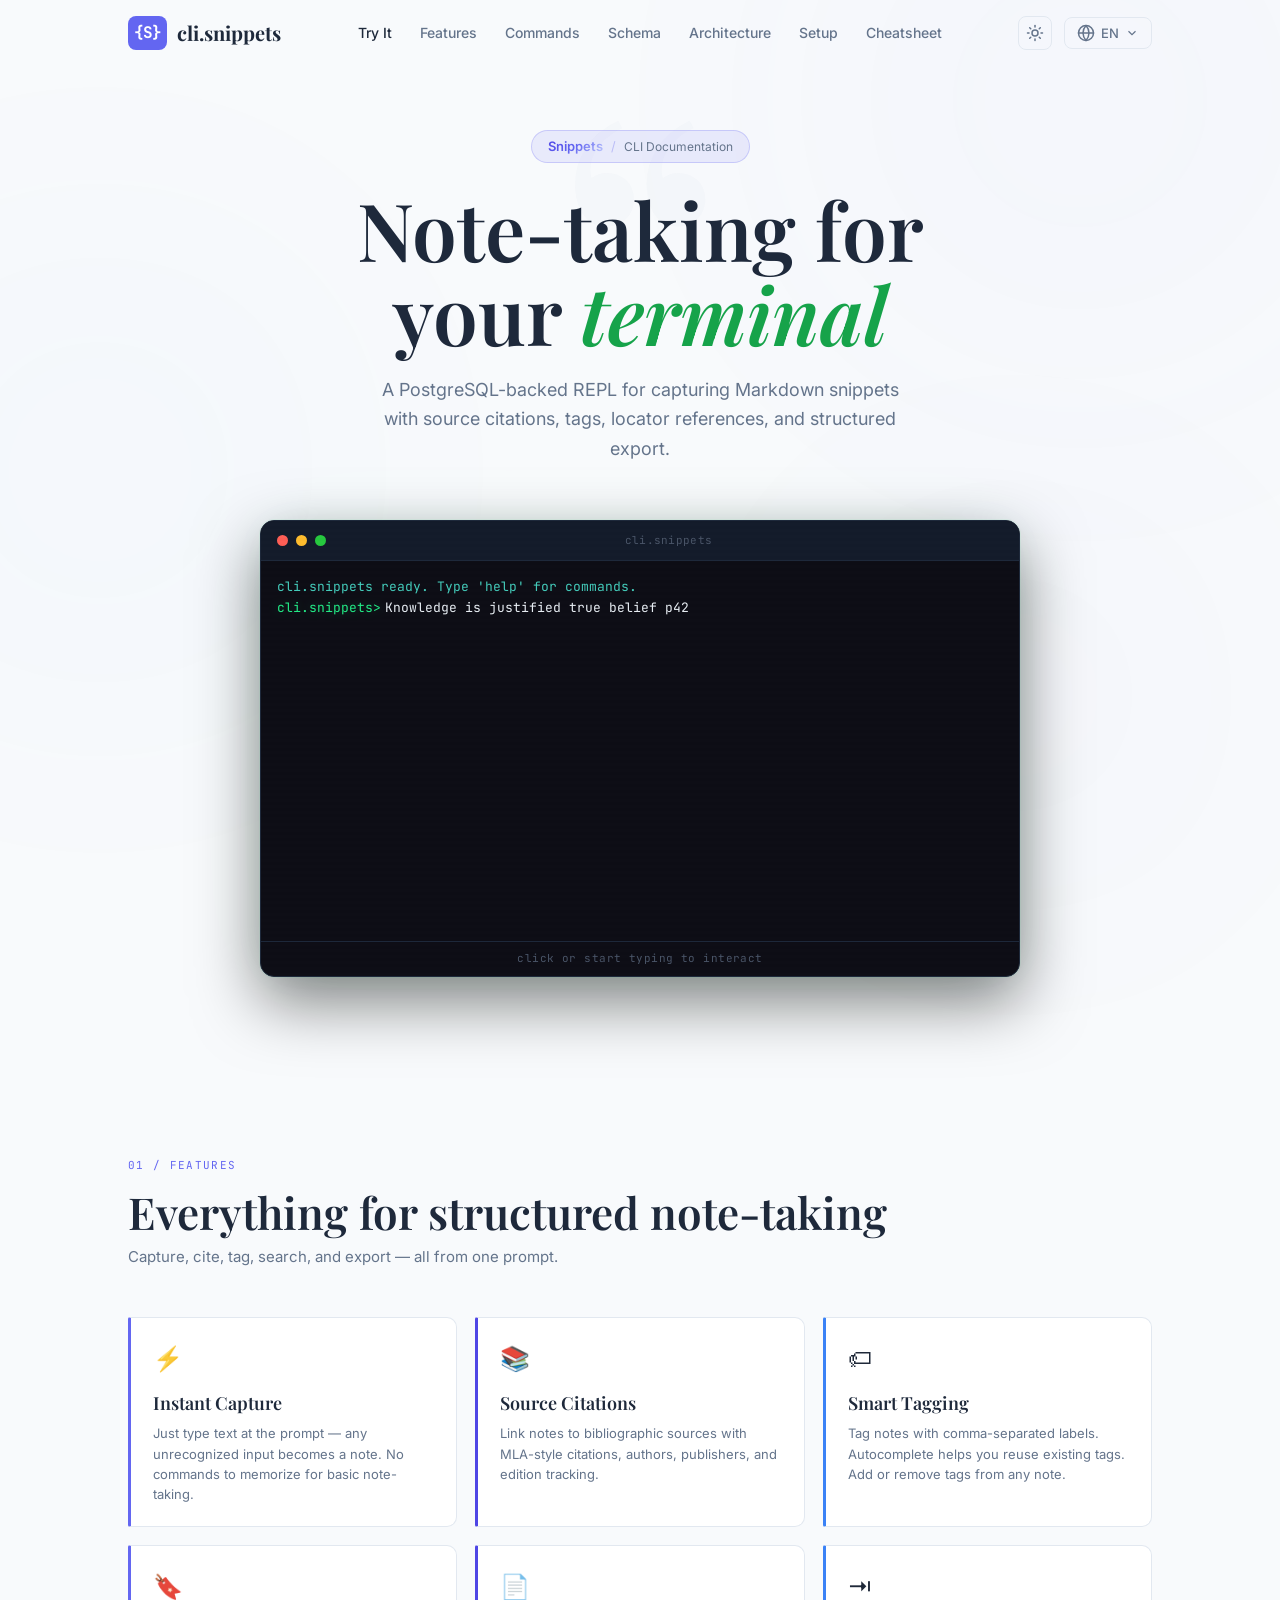
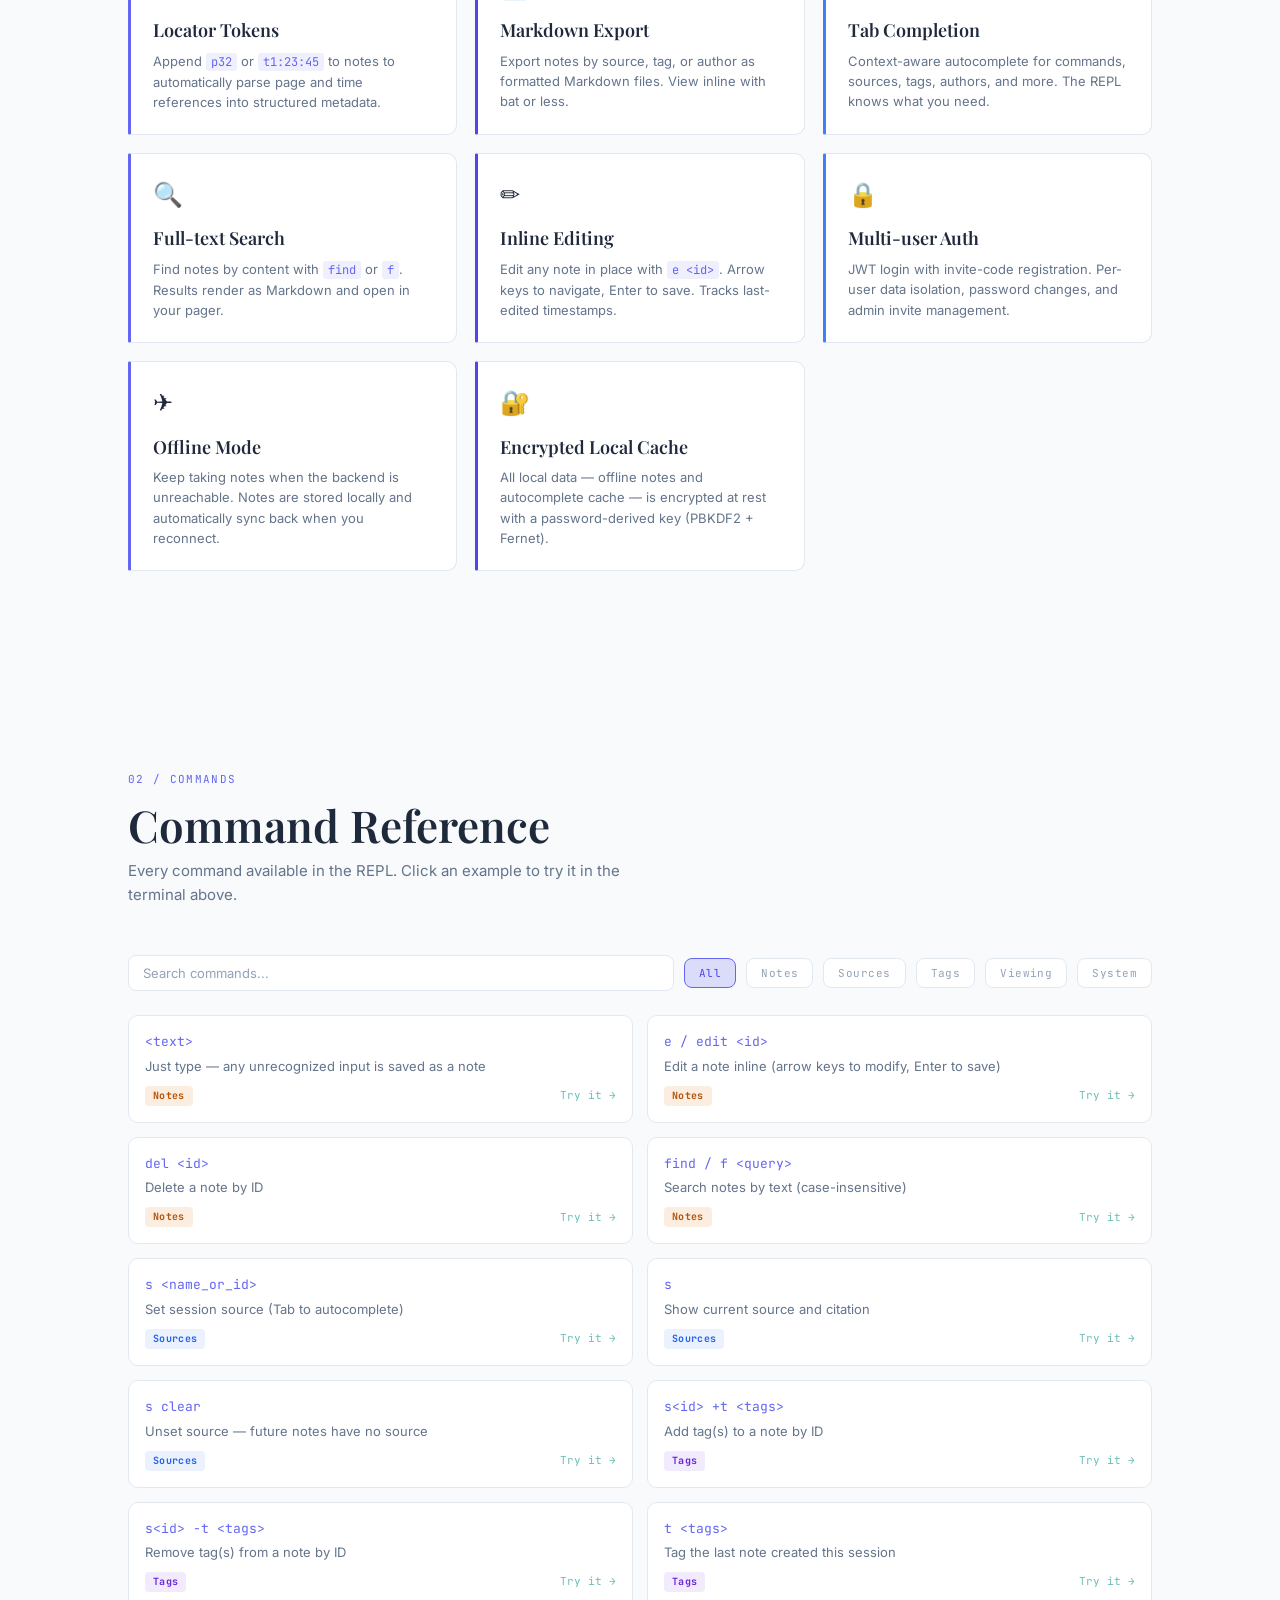
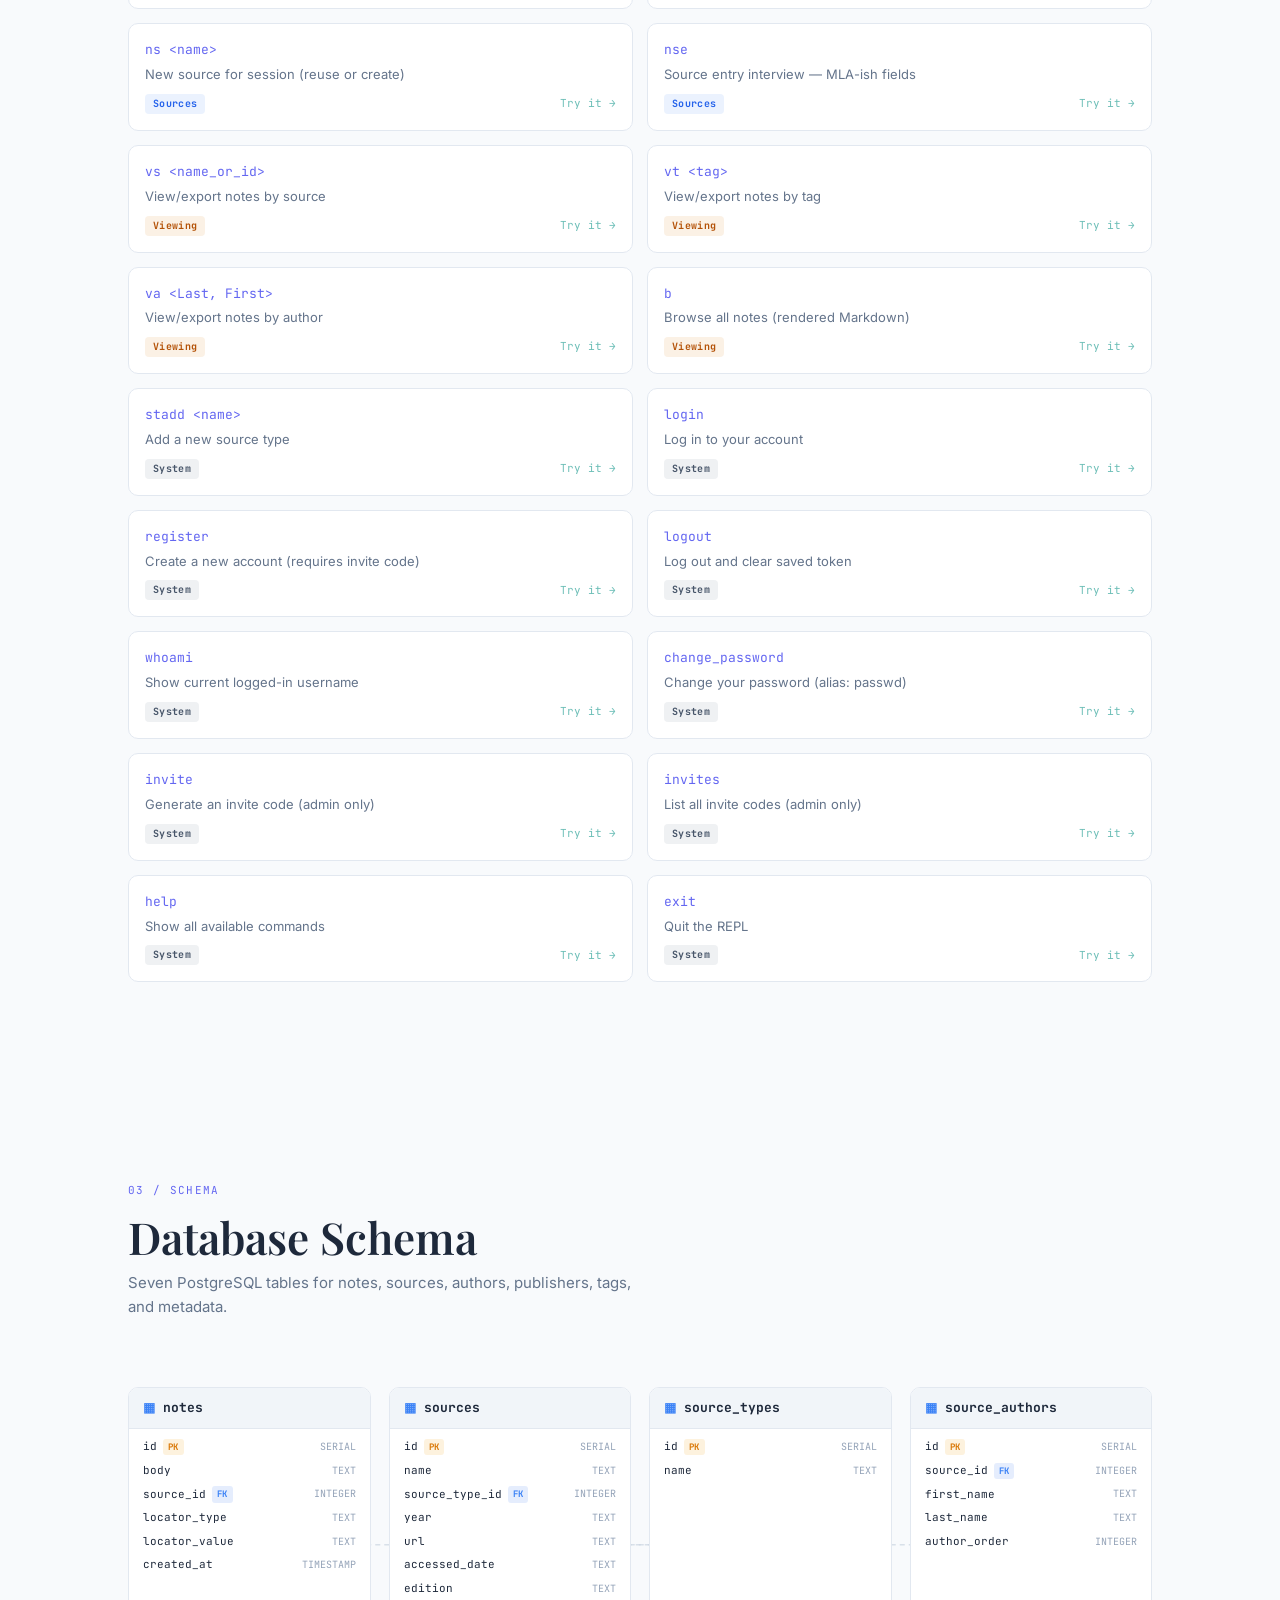
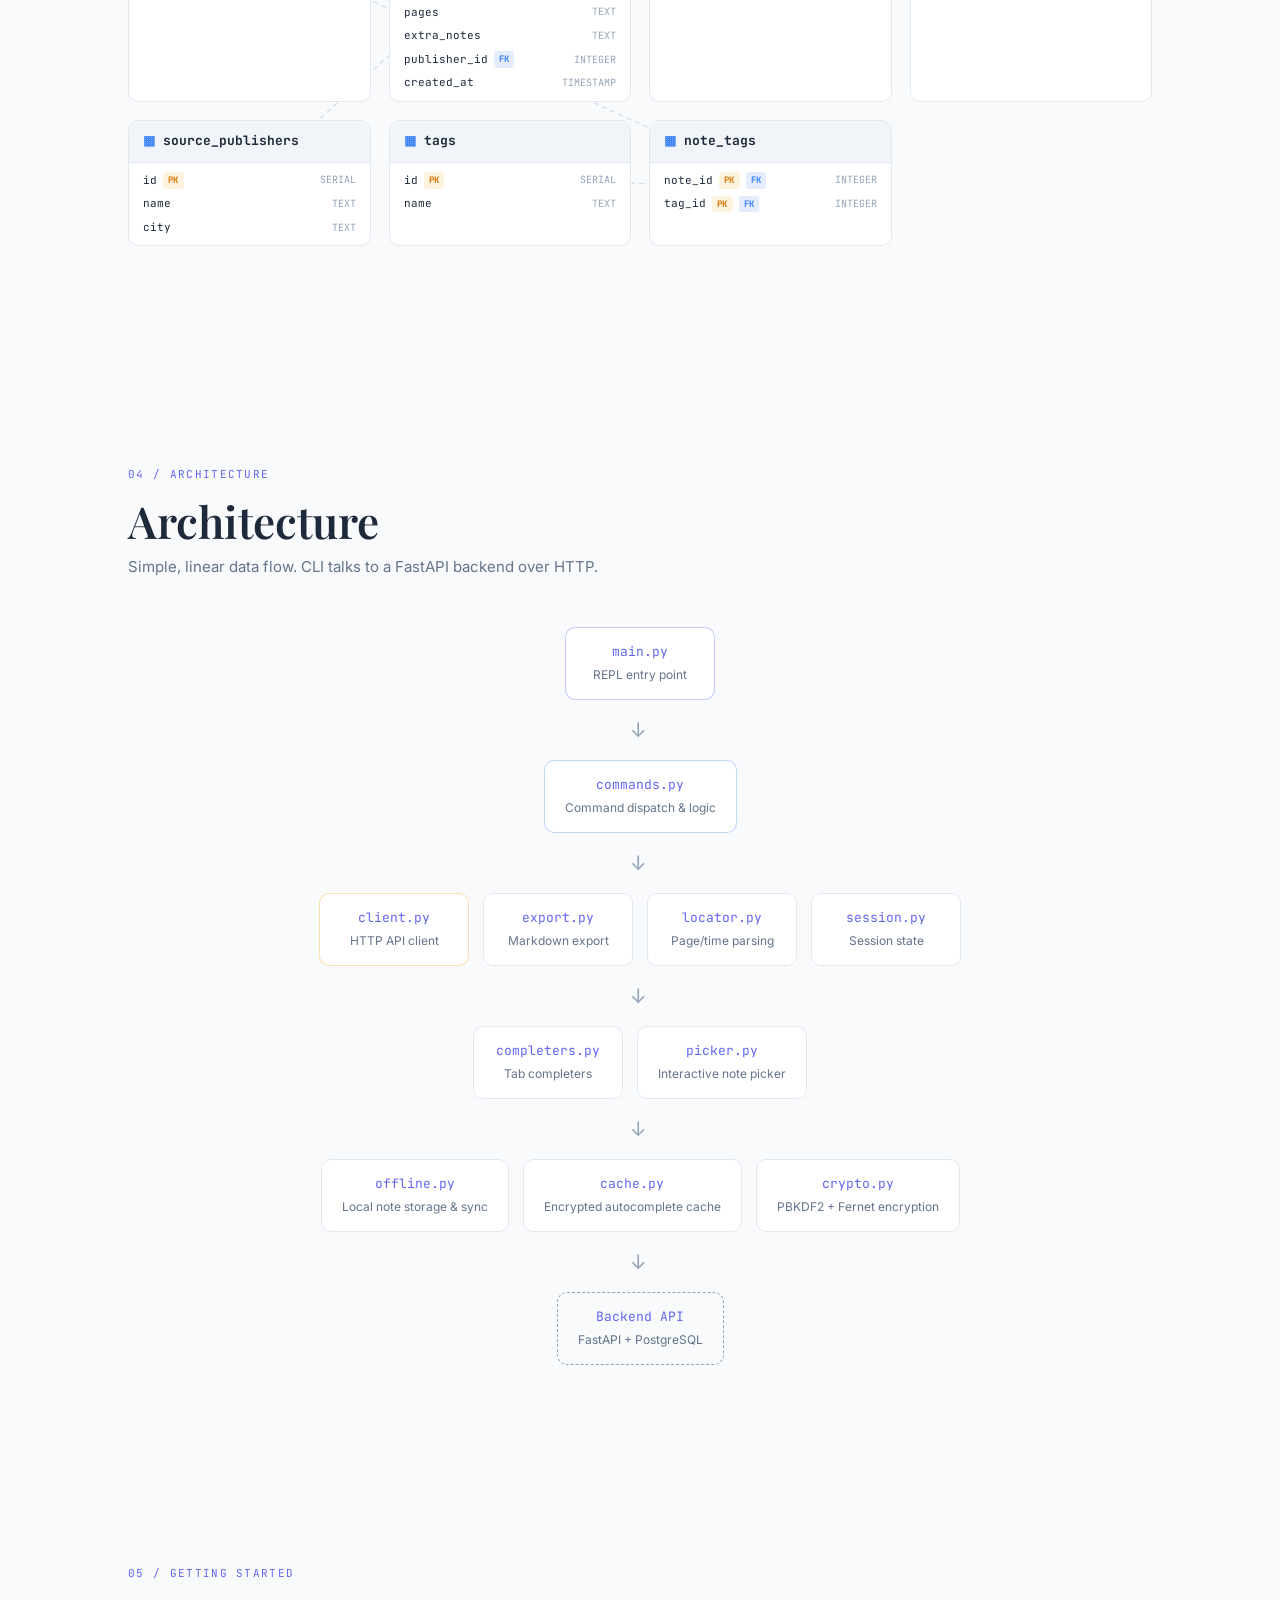
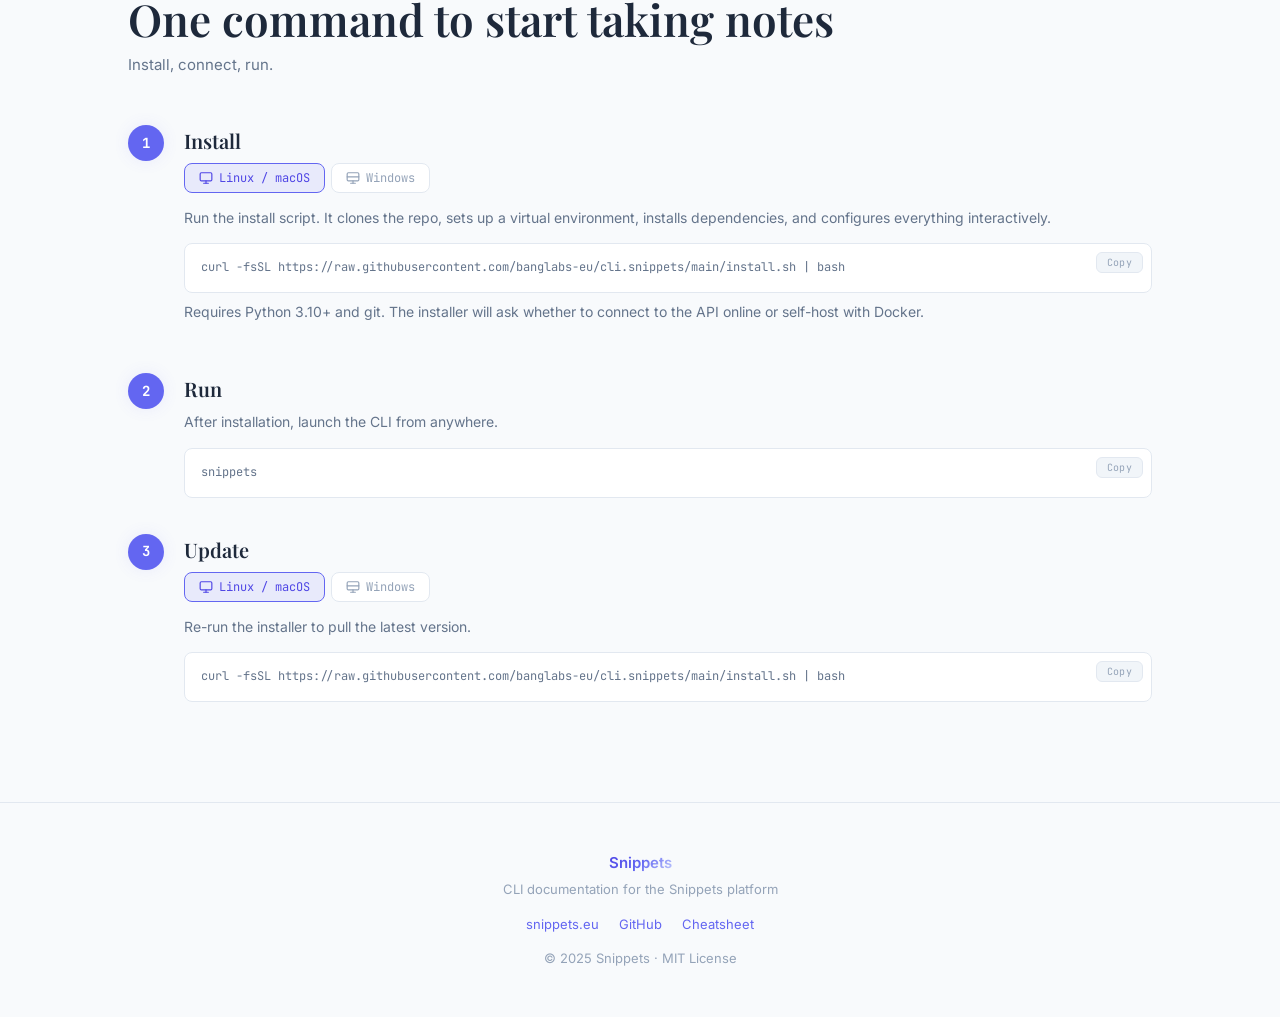
<file: docs/index.html>
<!DOCTYPE html>
<html lang="en">
<head>
<meta charset="UTF-8">
<meta name="viewport" content="width=device-width, initial-scale=1.0">
<title>cli.snippets — Note-taking for your terminal</title>
<link rel="preconnect" href="https://fonts.googleapis.com">
<link rel="preconnect" href="https://fonts.gstatic.com" crossorigin>
<link rel="icon" href="data:image/svg+xml,<svg xmlns='http://www.w3.org/2000/svg' viewBox='0 0 32 32'><rect width='32' height='32' rx='6' fill='%236366f1'/><text x='16' y='23' text-anchor='middle' font-family='monospace' font-size='16' font-weight='bold' fill='%23ffffff'>{S}</text></svg>">
<link rel="stylesheet" href="shared.css">
<link rel="stylesheet" href="index.css">
<script>
(function(){
  var t=localStorage.getItem('snippets-theme');
  if(t)document.documentElement.setAttribute('data-theme',t);
  if(window.matchMedia('(prefers-color-scheme:light)').matches)
    document.documentElement.classList.add('prefers-light');
})();
</script>
</head>
<body>

<!-- Atmosphere -->
<div class="bg-glow bg-glow-1"></div>
<div class="bg-glow bg-glow-2"></div>
<div class="bg-glow bg-glow-3"></div>

<!-- Navigation -->
<nav class="nav" id="nav">
  <div class="nav-inner">
    <a href="#hero" class="nav-logo">
      <span class="logo-mark">{S}</span>
      <span class="logo-text">cli.snippets</span>
    </a>
    <div class="nav-links" id="nav-links">
      <a href="#hero">Try It</a>
      <a href="#features">Features</a>
      <a href="#commands">Commands</a>
      <a href="#schema">Schema</a>
      <a href="#architecture">Architecture</a>
      <a href="#setup">Setup</a>
      <a href="cheatsheet.html" target="_blank">Cheatsheet</a>
    </div>
    <div class="nav-actions">
      <button class="theme-toggle" id="theme-toggle" aria-label="Toggle theme">
        <svg class="icon-auto" width="18" height="18" viewBox="0 0 24 24" fill="none" stroke="currentColor" stroke-width="2" stroke-linecap="round" stroke-linejoin="round"><circle cx="12" cy="12" r="4"/><path d="M12 2v2"/><path d="M12 20v2"/><path d="M4.93 4.93l1.41 1.41"/><path d="M17.66 17.66l1.41 1.41"/><path d="M2 12h2"/><path d="M20 12h2"/><path d="M4.93 19.07l1.41-1.41"/><path d="M17.66 6.34l1.41-1.41"/></svg>
        <svg class="icon-sun" width="18" height="18" viewBox="0 0 24 24" fill="none" stroke="currentColor" stroke-width="2" stroke-linecap="round" stroke-linejoin="round"><circle cx="12" cy="12" r="5"/><path d="M12 1v2"/><path d="M12 21v2"/><path d="M4.22 4.22l1.42 1.42"/><path d="M18.36 18.36l1.42 1.42"/><path d="M1 12h2"/><path d="M21 12h2"/><path d="M4.22 19.78l1.42-1.42"/><path d="M18.36 5.64l1.42-1.42"/></svg>
        <svg class="icon-moon" width="18" height="18" viewBox="0 0 24 24" fill="none" stroke="currentColor" stroke-width="2" stroke-linecap="round" stroke-linejoin="round"><path d="M21 12.79A9 9 0 1 1 11.21 3 7 7 0 0 0 21 12.79z"/></svg>
      </button>
      <div class="lang-switcher" id="lang-switcher">
        <button class="lang-btn" id="lang-btn" aria-label="Select language">
          <svg width="18" height="18" viewBox="0 0 24 24" fill="none" stroke="currentColor" stroke-width="2" stroke-linecap="round" stroke-linejoin="round"><circle cx="12" cy="12" r="10"/><path d="M2 12h20"/><path d="M12 2a15.3 15.3 0 0 1 4 10 15.3 15.3 0 0 1-4 10 15.3 15.3 0 0 1-4-10 15.3 15.3 0 0 1 4-10z"/></svg>
          <span id="current-lang">EN</span>
          <svg class="chevron" width="14" height="14" viewBox="0 0 24 24" fill="none" stroke="currentColor" stroke-width="2"><path d="M6 9l6 6 6-6"/></svg>
        </button>
        <div class="lang-dropdown" id="lang-dropdown"></div>
      </div>
      <button class="hamburger" id="hamburger" aria-label="Menu">
        <span></span><span></span><span></span>
      </button>
    </div>
  </div>
</nav>

<!-- Hero + Terminal -->
<section id="hero">
  <div class="fade-in">
    <a href="https://snippets.eu" class="hero-org-badge">
      <span class="org-name">Snippets</span>
      <span class="org-sep">/</span>
      <span class="org-project">CLI Documentation</span>
    </a>
    <h1 class="hero-title">Note-taking for<br>your <em>terminal</em></h1>
    <p class="hero-subtitle">A PostgreSQL-backed REPL for capturing Markdown snippets with source citations, tags, locator references, and structured export.</p>
  </div>

  <div class="terminal fade-in" id="terminal">
    <div class="terminal-titlebar">
      <span class="terminal-dot red"></span>
      <span class="terminal-dot yellow"></span>
      <span class="terminal-dot green"></span>
      <span class="terminal-titlebar-text">cli.snippets</span>
    </div>
    <div class="terminal-body" id="terminal-body">
      <div class="terminal-line info">cli.snippets ready. Type 'help' for commands.</div>
      <div class="terminal-line dim"></div>
    </div>
    <div class="terminal-click-hint" id="terminal-hint">click or start typing to interact</div>
  </div>
</section>

<!-- Features -->
<section id="features">
  <span class="section-label fade-in">01 / Features</span>
  <h2 class="section-title fade-in">Everything for structured note-taking</h2>
  <p class="section-subtitle fade-in">Capture, cite, tag, search, and export &mdash; all from one prompt.</p>
  <div class="features-grid stagger">
    <div class="card feature-card fade-in">
      <span class="feature-icon">&#9889;</span>
      <h3>Instant Capture</h3>
      <p>Just type text at the prompt &mdash; any unrecognized input becomes a note. No commands to memorize for basic note-taking.</p>
    </div>
    <div class="card feature-card fade-in">
      <span class="feature-icon">&#128218;</span>
      <h3>Source Citations</h3>
      <p>Link notes to bibliographic sources with MLA-style citations, authors, publishers, and edition tracking.</p>
    </div>
    <div class="card feature-card fade-in">
      <span class="feature-icon">&#127991;</span>
      <h3>Smart Tagging</h3>
      <p>Tag notes with comma-separated labels. Autocomplete helps you reuse existing tags. Add or remove tags from any note.</p>
    </div>
    <div class="card feature-card fade-in">
      <span class="feature-icon">&#128278;</span>
      <h3>Locator Tokens</h3>
      <p>Append <code>p32</code> or <code>t1:23:45</code> to notes to automatically parse page and time references into structured metadata.</p>
    </div>
    <div class="card feature-card fade-in">
      <span class="feature-icon">&#128196;</span>
      <h3>Markdown Export</h3>
      <p>Export notes by source, tag, or author as formatted Markdown files. View inline with bat or less.</p>
    </div>
    <div class="card feature-card fade-in">
      <span class="feature-icon">&#8677;</span>
      <h3>Tab Completion</h3>
      <p>Context-aware autocomplete for commands, sources, tags, authors, and more. The REPL knows what you need.</p>
    </div>
    <div class="card feature-card fade-in">
      <span class="feature-icon">&#128269;</span>
      <h3>Full-text Search</h3>
      <p>Find notes by content with <code>find</code> or <code>f</code>. Results render as Markdown and open in your pager.</p>
    </div>
    <div class="card feature-card fade-in">
      <span class="feature-icon">&#9999;</span>
      <h3>Inline Editing</h3>
      <p>Edit any note in place with <code>e &lt;id&gt;</code>. Arrow keys to navigate, Enter to save. Tracks last-edited timestamps.</p>
    </div>
    <div class="card feature-card fade-in">
      <span class="feature-icon">&#128274;</span>
      <h3>Multi-user Auth</h3>
      <p>JWT login with invite-code registration. Per-user data isolation, password changes, and admin invite management.</p>
    </div>
    <div class="card feature-card fade-in">
      <span class="feature-icon">&#9992;</span>
      <h3>Offline Mode</h3>
      <p>Keep taking notes when the backend is unreachable. Notes are stored locally and automatically sync back when you reconnect.</p>
    </div>
    <div class="card feature-card fade-in">
      <span class="feature-icon">&#128272;</span>
      <h3>Encrypted Local Cache</h3>
      <p>All local data &mdash; offline notes and autocomplete cache &mdash; is encrypted at rest with a password-derived key (PBKDF2 + Fernet).</p>
    </div>
  </div>
</section>

<!-- Commands -->
<section id="commands">
  <span class="section-label fade-in">02 / Commands</span>
  <h2 class="section-title fade-in">Command Reference</h2>
  <p class="section-subtitle fade-in">Every command available in the REPL. Click an example to try it in the terminal above.</p>

  <div class="commands-toolbar fade-in">
    <input type="text" class="commands-search" id="commands-search" placeholder="Search commands...">
    <button class="filter-btn active" data-filter="all">All</button>
    <button class="filter-btn" data-filter="notes">Notes</button>
    <button class="filter-btn" data-filter="sources">Sources</button>
    <button class="filter-btn" data-filter="tags">Tags</button>
    <button class="filter-btn" data-filter="viewing">Viewing</button>
    <button class="filter-btn" data-filter="system">System</button>
  </div>

  <div class="commands-grid" id="commands-grid"></div>
</section>

<!-- Schema -->
<section id="schema">
  <span class="section-label fade-in">03 / Schema</span>
  <h2 class="section-title fade-in">Database Schema</h2>
  <p class="section-subtitle fade-in">Seven PostgreSQL tables for notes, sources, authors, publishers, tags, and metadata.</p>
  <div class="schema-container fade-in" id="schema-container">
    <svg class="schema-svg" id="schema-svg"></svg>
    <div class="schema-grid" id="schema-grid"></div>
  </div>
</section>

<!-- Architecture -->
<section id="architecture">
  <span class="section-label fade-in">04 / Architecture</span>
  <h2 class="section-title fade-in">Architecture</h2>
  <p class="section-subtitle fade-in">Simple, linear data flow. CLI talks to a FastAPI backend over HTTP.</p>
  <div class="arch-flow fade-in">
    <div class="arch-row">
      <div class="card arch-card entry">
        <div class="filename">main.py</div>
        <div class="filedesc">REPL entry point</div>
      </div>
    </div>
    <div class="arch-arrow">&darr;</div>
    <div class="arch-row">
      <div class="card arch-card core">
        <div class="filename">commands.py</div>
        <div class="filedesc">Command dispatch &amp; logic</div>
      </div>
    </div>
    <div class="arch-arrow">&darr;</div>
    <div class="arch-row">
      <div class="card arch-card data">
        <div class="filename">client.py</div>
        <div class="filedesc">HTTP API client</div>
      </div>
      <div class="card arch-card">
        <div class="filename">export.py</div>
        <div class="filedesc">Markdown export</div>
      </div>
      <div class="card arch-card">
        <div class="filename">locator.py</div>
        <div class="filedesc">Page/time parsing</div>
      </div>
      <div class="card arch-card">
        <div class="filename">session.py</div>
        <div class="filedesc">Session state</div>
      </div>
    </div>
    <div class="arch-arrow">&darr;</div>
    <div class="arch-row">
      <div class="card arch-card">
        <div class="filename">completers.py</div>
        <div class="filedesc">Tab completers</div>
      </div>
      <div class="card arch-card">
        <div class="filename">picker.py</div>
        <div class="filedesc">Interactive note picker</div>
      </div>
    </div>
    <div class="arch-arrow">&darr;</div>
    <div class="arch-row">
      <div class="card arch-card">
        <div class="filename">offline.py</div>
        <div class="filedesc">Local note storage &amp; sync</div>
      </div>
      <div class="card arch-card">
        <div class="filename">cache.py</div>
        <div class="filedesc">Encrypted autocomplete cache</div>
      </div>
      <div class="card arch-card">
        <div class="filename">crypto.py</div>
        <div class="filedesc">PBKDF2 + Fernet encryption</div>
      </div>
    </div>
    <div class="arch-arrow">&darr;</div>
    <div class="arch-row">
      <div class="card arch-card external">
        <div class="filename">Backend API</div>
        <div class="filedesc">FastAPI + PostgreSQL</div>
      </div>
    </div>
  </div>
</section>

<!-- Setup -->
<section id="setup">
  <span class="section-label fade-in">05 / Getting Started</span>
  <h2 class="section-title fade-in">One command to start taking notes</h2>
  <p class="section-subtitle fade-in">Install, connect, run.</p>
  <div class="setup-steps fade-in">

    <div class="setup-step">
      <div class="step-number">1</div>
      <div class="step-content">
        <h3>Install</h3>
        <div class="platform-toggle" id="install-platform-toggle">
          <button class="platform-btn active" data-platform="linux">
            <svg viewBox="0 0 24 24" fill="none" stroke="currentColor" stroke-width="2" stroke-linecap="round" stroke-linejoin="round"><rect x="2" y="3" width="20" height="14" rx="2"/><path d="M8 21h8"/><path d="M12 17v4"/></svg>
            Linux / macOS
          </button>
          <button class="platform-btn" data-platform="windows">
            <svg viewBox="0 0 24 24" fill="none" stroke="currentColor" stroke-width="2" stroke-linecap="round" stroke-linejoin="round"><rect x="2" y="3" width="20" height="14" rx="2"/><path d="M8 21h8"/><path d="M12 17v4"/><path d="M2 10h20"/></svg>
            Windows
          </button>
        </div>
        <div class="platform-panel active" data-platform="linux">
          <p>Run the install script. It clones the repo, sets up a virtual environment, installs dependencies, and configures everything interactively.</p>
          <div class="code-block">
            <button class="copy-btn" data-copy="install-linux">Copy</button>
            <pre id="install-linux">curl -fsSL https://raw.githubusercontent.com/banglabs-eu/cli.snippets/main/install.sh | bash</pre>
          </div>
          <p class="setup-note">Requires Python 3.10+ and git. The installer will ask whether to connect to the API online or self-host with Docker.</p>
        </div>
        <div class="platform-panel" data-platform="windows">
          <p>Run the install script in PowerShell. It clones the repo, sets up a virtual environment, installs dependencies, and connects to the Snippets API.</p>
          <div class="code-block">
            <button class="copy-btn" data-copy="install-windows">Copy</button>
            <pre id="install-windows">irm https://raw.githubusercontent.com/banglabs-eu/cli.snippets/main/install.ps1 | iex</pre>
          </div>
          <p class="setup-note">Requires Python 3.10+ and git.</p>
        </div>
      </div>
    </div>

    <div class="setup-step">
      <div class="step-number">2</div>
      <div class="step-content">
        <h3>Run</h3>
        <p>After installation, launch the CLI from anywhere.</p>
        <div class="code-block">
          <button class="copy-btn" data-copy="run-cmd">Copy</button>
          <pre id="run-cmd">snippets</pre>
        </div>
      </div>
    </div>

    <div class="setup-step">
      <div class="step-number">3</div>
      <div class="step-content">
        <h3>Update</h3>
        <div class="platform-toggle" id="update-platform-toggle">
          <button class="platform-btn active" data-platform="linux">
            <svg viewBox="0 0 24 24" fill="none" stroke="currentColor" stroke-width="2" stroke-linecap="round" stroke-linejoin="round"><rect x="2" y="3" width="20" height="14" rx="2"/><path d="M8 21h8"/><path d="M12 17v4"/></svg>
            Linux / macOS
          </button>
          <button class="platform-btn" data-platform="windows">
            <svg viewBox="0 0 24 24" fill="none" stroke="currentColor" stroke-width="2" stroke-linecap="round" stroke-linejoin="round"><rect x="2" y="3" width="20" height="14" rx="2"/><path d="M8 21h8"/><path d="M12 17v4"/><path d="M2 10h20"/></svg>
            Windows
          </button>
        </div>
        <div class="platform-panel active" data-platform="linux">
          <p>Re-run the installer to pull the latest version.</p>
          <div class="code-block">
            <button class="copy-btn" data-copy="update-linux">Copy</button>
            <pre id="update-linux">curl -fsSL https://raw.githubusercontent.com/banglabs-eu/cli.snippets/main/install.sh | bash</pre>
          </div>
        </div>
        <div class="platform-panel" data-platform="windows">
          <p>Re-run the installer to pull the latest version.</p>
          <div class="code-block">
            <button class="copy-btn" data-copy="update-windows">Copy</button>
            <pre id="update-windows">irm https://raw.githubusercontent.com/banglabs-eu/cli.snippets/main/install.ps1 | iex</pre>
          </div>
        </div>
      </div>
    </div>

  </div>
</section>

<!-- Footer -->
<footer>
  <a href="https://snippets.eu" class="footer-brand">Snippets</a>
  <p>CLI documentation for the Snippets platform</p>
  <div class="footer-links">
    <a href="https://snippets.eu">snippets.eu</a>
    <a href="https://github.com/banglabs-eu/cli.snippets">GitHub</a>
    <a href="cheatsheet.html">Cheatsheet</a>
  </div>
  <p class="footer-copyright">&copy; 2025 Snippets &middot; MIT License</p>
</footer>

<!-- JavaScript -->
<script>
(function() {
'use strict';

/* ═══════════════════════════════════════════
   COMMANDS DATA
   ═══════════════════════════════════════════ */
const COMMANDS = [
  { syntax: '<text>', desc: 'Just type \u2014 any unrecognized input is saved as a note', category: 'notes', example: 'Knowledge is justified true belief p42' },
  { syntax: 'e / edit <id>', desc: 'Edit a note inline (arrow keys to modify, Enter to save)', category: 'notes', example: 'e 1' },
  { syntax: 'del <id>', desc: 'Delete a note by ID', category: 'notes', example: 'del 5' },
  { syntax: 'find / f <query>', desc: 'Search notes by text (case-insensitive)', category: 'notes', example: 'find cave allegory' },
  { syntax: 's <name_or_id>', desc: 'Set session source (Tab to autocomplete)', category: 'sources', example: 's The Republic' },
  { syntax: 's', desc: 'Show current source and citation', category: 'sources', example: 's' },
  { syntax: 's clear', desc: 'Unset source \u2014 future notes have no source', category: 'sources', example: 's clear' },
  { syntax: 's<id> +t <tags>', desc: 'Add tag(s) to a note by ID', category: 'tags', example: 's1 +t ancient, plato' },
  { syntax: 's<id> -t <tags>', desc: 'Remove tag(s) from a note by ID', category: 'tags', example: 's2 -t cheese' },
  { syntax: 't <tags>', desc: 'Tag the last note created this session', category: 'tags', example: 't philosophy, epistemology' },
  { syntax: 'ns <name>', desc: 'New source for session (reuse or create)', category: 'sources', example: 'ns The Republic' },
  { syntax: 'nse', desc: 'Source entry interview \u2014 MLA-ish fields', category: 'sources', example: 'nse' },
  { syntax: 'vs <name_or_id>', desc: 'View/export notes by source', category: 'viewing', example: 'vs The Republic' },
  { syntax: 'vt <tag>', desc: 'View/export notes by tag', category: 'viewing', example: 'vt philosophy' },
  { syntax: 'va <Last, First>', desc: 'View/export notes by author', category: 'viewing', example: 'va Plato' },
  { syntax: 'b', desc: 'Browse all notes (rendered Markdown)', category: 'viewing', example: 'b' },
  { syntax: 'stadd <name>', desc: 'Add a new source type', category: 'system', example: 'stadd Podcast' },
  { syntax: 'login', desc: 'Log in to your account', category: 'system', example: 'login' },
  { syntax: 'register', desc: 'Create a new account (requires invite code)', category: 'system', example: 'register' },
  { syntax: 'logout', desc: 'Log out and clear saved token', category: 'system', example: 'logout' },
  { syntax: 'whoami', desc: 'Show current logged-in username', category: 'system', example: 'whoami' },
  { syntax: 'change_password', desc: 'Change your password (alias: passwd)', category: 'system', example: 'passwd' },
  { syntax: 'invite', desc: 'Generate an invite code (admin only)', category: 'system', example: 'invite' },
  { syntax: 'invites', desc: 'List all invite codes (admin only)', category: 'system', example: 'invites' },
  { syntax: 'help', desc: 'Show all available commands', category: 'system', example: 'help' },
  { syntax: 'exit', desc: 'Quit the REPL', category: 'system', example: 'exit' },
];

const CATEGORY_LABELS = {
  notes: 'Notes', sources: 'Sources', tags: 'Tags', viewing: 'Viewing', system: 'System'
};
const CATEGORY_BADGE = {
  notes: 'badge-notes', sources: 'badge-sources', tags: 'badge-tags', viewing: 'badge-viewing', system: 'badge-system'
};

/* ═══════════════════════════════════════════
   SCHEMA DATA
   ═══════════════════════════════════════════ */
const SCHEMA_TABLES = [
  {
    name: 'notes', fields: [
      { name: 'id', type: 'SERIAL', pk: true },
      { name: 'body', type: 'TEXT' },
      { name: 'source_id', type: 'INTEGER', fk: 'sources' },
      { name: 'locator_type', type: 'TEXT' },
      { name: 'locator_value', type: 'TEXT' },
      { name: 'created_at', type: 'TIMESTAMP' },
    ]
  },
  {
    name: 'sources', fields: [
      { name: 'id', type: 'SERIAL', pk: true },
      { name: 'name', type: 'TEXT' },
      { name: 'source_type_id', type: 'INTEGER', fk: 'source_types' },
      { name: 'year', type: 'TEXT' },
      { name: 'url', type: 'TEXT' },
      { name: 'accessed_date', type: 'TEXT' },
      { name: 'edition', type: 'TEXT' },
      { name: 'pages', type: 'TEXT' },
      { name: 'extra_notes', type: 'TEXT' },
      { name: 'publisher_id', type: 'INTEGER', fk: 'source_publishers' },
      { name: 'created_at', type: 'TIMESTAMP' },
    ]
  },
  {
    name: 'source_types', fields: [
      { name: 'id', type: 'SERIAL', pk: true },
      { name: 'name', type: 'TEXT' },
    ]
  },
  {
    name: 'source_authors', fields: [
      { name: 'id', type: 'SERIAL', pk: true },
      { name: 'source_id', type: 'INTEGER', fk: 'sources' },
      { name: 'first_name', type: 'TEXT' },
      { name: 'last_name', type: 'TEXT' },
      { name: 'author_order', type: 'INTEGER' },
    ]
  },
  {
    name: 'source_publishers', fields: [
      { name: 'id', type: 'SERIAL', pk: true },
      { name: 'name', type: 'TEXT' },
      { name: 'city', type: 'TEXT' },
    ]
  },
  {
    name: 'tags', fields: [
      { name: 'id', type: 'SERIAL', pk: true },
      { name: 'name', type: 'TEXT' },
    ]
  },
  {
    name: 'note_tags', fields: [
      { name: 'note_id', type: 'INTEGER', fk: 'notes', pk: true },
      { name: 'tag_id', type: 'INTEGER', fk: 'tags', pk: true },
    ]
  },
];

/* ═══════════════════════════════════════════
   TERMINAL SIMULATOR
   ═══════════════════════════════════════════ */
class TerminalSimulator {
  constructor(bodyEl, hintEl) {
    this.body = bodyEl;
    this.hint = hintEl;
    this.history = [];
    this.historyIndex = -1;
    this.notes = [];
    this.sources = [];
    this.sourceTypes = [
      { id: 1, name: 'Book' },
      { id: 2, name: 'Article' },
      { id: 3, name: 'Magazine' },
      { id: 4, name: 'YouTube Video' },
      { id: 5, name: 'Other' },
    ];
    this.publishers = [];
    this.tags = [];
    this.noteTags = {};
    this.authors = [];
    this.currentSourceId = null;
    this.sessionNoteIds = [];
    this.lastNoteId = null;
    this.nextNoteId = 1;
    this.nextSourceId = 1;
    this.nextTagId = 1;
    this.nextPublisherId = 1;
    this.nextAuthorId = 1;
    this.interviewMode = null;
    this.demoRunning = false;
    this.demoStopped = false;
    this.inputEl = null;
    this._createInputLine();
  }

  get promptText() {
    if (this.interviewMode) return '';
    if (this.currentSourceId) {
      const src = this.sources.find(s => s.id === this.currentSourceId);
      return `cli.snippets [${src ? src.name : '?'}]> `;
    }
    return 'cli.snippets> ';
  }

  _createInputLine() {
    const existing = this.body.querySelector('.terminal-input-line');
    if (existing) existing.remove();
    const line = document.createElement('div');
    line.className = 'terminal-input-line';
    const prompt = document.createElement('span');
    prompt.className = 'terminal-prompt mono';
    prompt.textContent = this.promptText;
    line.appendChild(prompt);
    const input = document.createElement('input');
    input.type = 'text';
    input.className = 'terminal-input mono';
    input.spellcheck = false;
    input.autocomplete = 'off';
    line.appendChild(input);
    this.body.appendChild(line);
    this.inputEl = input;
    input.addEventListener('keydown', (e) => this._onKey(e));
  }

  _scrollToBottom() { this.body.scrollTop = this.body.scrollHeight; }

  _addLine(text, cls = '') {
    const div = document.createElement('div');
    div.className = 'terminal-line' + (cls ? ' ' + cls : '');
    div.textContent = text;
    const inputLine = this.body.querySelector('.terminal-input-line');
    this.body.insertBefore(div, inputLine);
    this._scrollToBottom();
  }

  _addLines(lines, cls = '') { lines.forEach(l => this._addLine(l, cls)); }

  _onKey(e) {
    if (e.key === 'Enter') {
      this._submitCommand(this.inputEl.value);
    } else if (e.key === 'ArrowUp') {
      e.preventDefault();
      if (this.history.length > 0 && this.historyIndex < this.history.length - 1) {
        this.historyIndex++;
        this.inputEl.value = this.history[this.history.length - 1 - this.historyIndex];
      }
    } else if (e.key === 'ArrowDown') {
      e.preventDefault();
      if (this.historyIndex > 0) {
        this.historyIndex--;
        this.inputEl.value = this.history[this.history.length - 1 - this.historyIndex];
      } else {
        this.historyIndex = -1;
        this.inputEl.value = '';
      }
    }
  }

  _submitCommand(val) {
    this._addLine(this.promptText + val);
    this.inputEl.value = '';
    this.historyIndex = -1;
    if (val.trim()) this.history.push(val.trim());
    if (this.interviewMode) this._handleInterview(val.trim());
    else this._dispatch(val.trim());
    this._refreshPrompt();
    this._scrollToBottom();
    if (!this.demoRunning) this.inputEl.focus();
    else this.inputEl.focus({ preventScroll: true });
  }

  _refreshPrompt() {
    const promptEl = this.body.querySelector('.terminal-input-line .terminal-prompt');
    if (promptEl) promptEl.textContent = this.promptText;
  }

  focus() { if (this.inputEl) this.inputEl.focus({ preventScroll: true }); }

  _parseLocator(text) {
    const trimmed = text.trimEnd();
    const timeRe = /\s+(t\d{1,2}:\d{2}(?::\d{2})?)\s*$/i;
    let m = timeRe.exec(trimmed);
    if (m) {
      return { body: trimmed.slice(0, m.index).trimEnd(), type: 'time', value: m[1].slice(1) };
    }
    const pageRe = /\s+(pp?\.?\s*\d+(?:\s*-\s*\d+)?)\s*$/i;
    m = pageRe.exec(trimmed);
    if (m) {
      const value = m[1].replace(/^pp?\.?\s*/i, '').trim();
      return { body: trimmed.slice(0, m.index).trimEnd(), type: 'page', value };
    }
    return { body: text, type: null, value: null };
  }

  _buildCitation(sourceId) {
    const src = this.sources.find(s => s.id === sourceId);
    if (!src) return '';
    const parts = [];
    const auths = this.authors.filter(a => a.source_id === sourceId).sort((a, b) => a.author_order - b.author_order);
    if (auths.length) {
      const strs = auths.map(a => {
        if (a.last_name && a.first_name) return `${a.last_name}, ${a.first_name}`;
        return a.last_name || a.first_name || '';
      }).filter(Boolean);
      if (strs.length === 1) parts.push(strs[0] + '.');
      else if (strs.length === 2) parts.push(`${strs[0]}, and ${strs[1]}.`);
      else if (strs.length > 2) parts.push(`${strs[0]}, et al.`);
    }
    parts.push(`*${src.name}*.`);
    if (src.source_type_id) {
      const st = this.sourceTypes.find(t => t.id === src.source_type_id);
      if (st) parts.push(st.name + '.');
    }
    if (src.edition) parts.push(`${src.edition} ed.`);
    if (src.publisher_id) {
      const pub = this.publishers.find(p => p.id === src.publisher_id);
      if (pub) {
        let ps = pub.name;
        if (pub.city) ps = `${pub.city}: ${ps}`;
        parts.push(ps + ',');
      }
    }
    if (src.year) parts.push(`${src.year}.`);
    if (src.pages) parts.push(`pp. ${src.pages}.`);
    if (src.url) parts.push(src.url + '.');
    if (src.accessed_date) parts.push(`Accessed ${src.accessed_date}.`);
    return parts.join(' ');
  }

  _dispatch(input) {
    if (!input) return;
    const upper = input.toUpperCase();
    if (upper === 'EXIT' || upper === 'QUIT') { this._addLine('Bye!', 'success'); return; }
    if (upper === 'HELP') return this._cmdHelp();
    if (upper === 'B' || upper === 'BROWSE') return this._cmdBrowse();
    if (upper === 'NSE') return this._cmdNse();
    const tagRe = /^s(\d+)\s+([+-]t)\s+(.+)$/i;
    const tm = tagRe.exec(input);
    if (tm) {
      const noteId = parseInt(tm[1]);
      const op = tm[2].toLowerCase();
      if (op === '+t') return this._cmdNoteAddTags(noteId, tm[3]);
      else return this._cmdNoteRemoveTags(noteId, tm[3]);
    }
    const parts = input.split(/\s+(.+)/);
    const prefix = parts[0].toUpperCase();
    const arg = parts[1] || '';
    if (prefix === 'S') return this._cmdS(arg);
    if (prefix === 'T') return this._cmdT(arg);
    if (prefix === 'NS') return this._cmdNs(arg);
    if (prefix === 'VS') return this._cmdVs(arg);
    if (prefix === 'VT') return this._cmdVt(arg);
    if (prefix === 'VA') return this._cmdVa(arg);
    if (prefix === 'STADD') return this._cmdStadd(arg);
    this._cmdNote(input);
  }

  _cmdHelp() {
    this._addLines([
      '', 'Commands:',
      '  <text>             Just type \u2014 saved as a note',
      '  s <name_or_id>     Set session source',
      '  s clear            Unset source',
      '  s<id> +t <tags>    Add tag(s) to note',
      '  s<id> -t <tags>    Remove tag(s) from note',
      '  t <tags>           Tag the last note',
      '  b                  Browse all notes',
      '  ns <name>          New source for session',
      '  nse                Source entry interview',
      '  vs <name_or_id>    View/export notes by source',
      '  vt <tag>           View/export notes by tag',
      '  va <Last, First>   View/export notes by author',
      '  stadd <name>       Add a new source type',
      '  help               Show this help',
      '  exit               Quit', '',
      'Locator tokens (append to end of note):',
      '  p32       Page 32        pp. 10-15   Pages 10-15',
      '  t1:23:45  Time 1:23:45', '',
    ], 'output');
  }

  _cmdNote(text) {
    if (!text.trim()) return;
    const { body, type, value } = this._parseLocator(text);
    const id = this.nextNoteId++;
    this.notes.push({ id, body, source_id: this.currentSourceId, locator_type: type, locator_value: value });
    this.sessionNoteIds.push(id);
    this.lastNoteId = id;
    const p = [`Saved note #${id}`];
    if (this.currentSourceId) {
      const src = this.sources.find(s => s.id === this.currentSourceId);
      if (src) p.push(`linked to "${src.name}"`);
    }
    if (type) p.push(`${type}=${value}`);
    this._addLine(p.join(' | '), 'success');
  }

  _resolveSource(arg) {
    if (/^\d+$/.test(arg)) {
      const s = this.sources.find(s => s.id === parseInt(arg));
      return s ? s.id : null;
    }
    const exact = this.sources.find(s => s.name.toLowerCase() === arg.toLowerCase());
    if (exact) return exact.id;
    const partial = this.sources.find(s => s.name.toLowerCase().includes(arg.toLowerCase()));
    return partial ? partial.id : null;
  }

  _cmdS(arg) {
    arg = arg.trim();
    if (!arg) {
      if (this.currentSourceId) {
        const src = this.sources.find(s => s.id === this.currentSourceId);
        if (src) {
          const citation = this._buildCitation(this.currentSourceId);
          this._addLine(`Current source: "${src.name}" (id:${src.id})`, 'info');
          if (citation) this._addLine('  ' + citation, 'output');
          return;
        }
      }
      this._addLine('No source set. Use: s <name_or_id>', 'output');
      return;
    }
    if (arg.toLowerCase() === 'clear' || arg.toLowerCase() === 'none') {
      this.currentSourceId = null;
      this._addLine('Source cleared. Future notes will have no source.', 'output');
      return;
    }
    const id = this._resolveSource(arg);
    if (id === null) {
      this._addLine(`Source "${arg}" not found. Use ns <name> to create one.`, 'error');
      return;
    }
    this.currentSourceId = id;
    const src = this.sources.find(s => s.id === id);
    this._addLine(`Source set: "${src.name}" (id:${id})`, 'success');
    const sourceless = this.sessionNoteIds.filter(nid => {
      const n = this.notes.find(nn => nn.id === nid);
      return n && !n.source_id;
    });
    if (sourceless.length) {
      sourceless.forEach(nid => {
        const n = this.notes.find(nn => nn.id === nid);
        if (n) n.source_id = id;
      });
      this._addLine(`Linked ${sourceless.length} previous session note(s).`, 'info');
    }
  }

  _cmdT(tagsStr) {
    if (!this.lastNoteId) { this._addLine('No note created this session yet.', 'error'); return; }
    this._cmdNoteAddTags(this.lastNoteId, tagsStr);
  }

  _cmdNoteAddTags(noteId, tagsStr) {
    const note = this.notes.find(n => n.id === noteId);
    if (!note) { this._addLine(`Note #${noteId} not found.`, 'error'); return; }
    const names = tagsStr.split(',').map(t => t.trim().toLowerCase()).filter(Boolean);
    if (!names.length) { this._addLine('No tags specified.', 'error'); return; }
    names.forEach(name => {
      let tag = this.tags.find(t => t.name === name);
      if (!tag) { tag = { id: this.nextTagId++, name }; this.tags.push(tag); }
      if (!this.noteTags[noteId]) this.noteTags[noteId] = [];
      if (!this.noteTags[noteId].includes(tag.id)) this.noteTags[noteId].push(tag.id);
    });
    this._addLine(`#${noteId} +t ${names.join(', ')}`, 'success');
  }

  _cmdNoteRemoveTags(noteId, tagsStr) {
    const note = this.notes.find(n => n.id === noteId);
    if (!note) { this._addLine(`Note #${noteId} not found.`, 'error'); return; }
    const names = tagsStr.split(',').map(t => t.trim().toLowerCase()).filter(Boolean);
    const removed = [];
    names.forEach(name => {
      const tag = this.tags.find(t => t.name === name);
      if (tag && this.noteTags[noteId]) {
        this.noteTags[noteId] = this.noteTags[noteId].filter(id => id !== tag.id);
        removed.push(name);
      } else {
        this._addLine(`Tag '${name}' not found.`, 'error');
      }
    });
    if (removed.length) this._addLine(`#${noteId} -t ${removed.join(', ')}`, 'success');
  }

  _cmdBrowse() {
    if (!this.notes.length) { this._addLine('No notes yet.', 'output'); return; }
    this._addLine('', '');
    this.notes.forEach(n => {
      let line = `  #${n.id}: ${n.body}`;
      if (n.locator_type) line += ` [${n.locator_type}=${n.locator_value}]`;
      if (n.source_id) {
        const src = this.sources.find(s => s.id === n.source_id);
        if (src) line += ` (${src.name})`;
      }
      const tagIds = this.noteTags[n.id] || [];
      if (tagIds.length) {
        const tagNames = tagIds.map(tid => this.tags.find(t => t.id === tid)).filter(Boolean).map(t => t.name);
        if (tagNames.length) line += ` [${tagNames.join(', ')}]`;
      }
      this._addLine(line, 'output');
    });
    this._addLine(`(${this.notes.length} notes)`, 'dim');
    this._addLine('', '');
  }

  _cmdNs(arg) {
    const name = arg.trim();
    if (!name) { this._addLine('Usage: ns <source_name>', 'error'); return; }
    const existing = this._resolveSource(name);
    if (existing) {
      this.currentSourceId = existing;
      const src = this.sources.find(s => s.id === existing);
      this._addLine(`Source set: "${src.name}" (id:${existing})`, 'success');
      return;
    }
    this._startInterview(name);
  }

  _cmdNse() { this._startInterview(null); }

  _startInterview(prefilledName) {
    this._addLine('=== Source Entry Interview ===', 'accent');
    const data = {
      name: null, source_type_id: null, year: null, url: null,
      accessed_date: null, edition: null, pages: null, extra_notes: null,
      publisher_name: null, publisher_city: null, publisher_id: null,
      authors: [],
    };
    if (prefilledName) {
      data.name = prefilledName;
      this._addLine(`Source title: ${prefilledName}`, 'output');
      this._showSourceTypes();
      this.interviewMode = { step: 'type', data };
    } else {
      this.interviewMode = { step: 'title', data };
      this._setInterviewPrompt('Source title: ');
    }
  }

  _showSourceTypes() {
    this._addLine('Source types:', 'output');
    this.sourceTypes.forEach(t => this._addLine(`  ${t.id}. ${t.name}`, 'output'));
    this._setInterviewPrompt('Source type (name or #, Enter to skip): ');
  }

  _setInterviewPrompt(text) {
    const promptEl = this.body.querySelector('.terminal-input-line .terminal-prompt');
    if (promptEl) promptEl.textContent = text;
  }

  _handleInterview(val) {
    const im = this.interviewMode;
    if (!im) return;
    const d = im.data;
    switch (im.step) {
      case 'title':
        if (!val) { this._addLine('Cancelled.', 'output'); this.interviewMode = null; return; }
        d.name = val;
        this._showSourceTypes();
        im.step = 'type';
        break;
      case 'type':
        if (val) {
          if (/^\d+$/.test(val)) {
            const st = this.sourceTypes.find(t => t.id === parseInt(val));
            if (st) d.source_type_id = st.id;
          } else {
            const st = this.sourceTypes.find(t => t.name.toLowerCase() === val.toLowerCase());
            if (st) d.source_type_id = st.id;
          }
        }
        im.step = 'year';
        this._setInterviewPrompt('Year/date (Enter to skip): ');
        break;
      case 'year':
        d.year = val || null; im.step = 'url';
        this._setInterviewPrompt('URL (Enter to skip): ');
        break;
      case 'url':
        d.url = val || null; im.step = 'accessed_date';
        this._setInterviewPrompt('Accessed date (Enter to skip): ');
        break;
      case 'accessed_date':
        d.accessed_date = val || null; im.step = 'edition';
        this._setInterviewPrompt('Edition (Enter to skip): ');
        break;
      case 'edition':
        d.edition = val || null; im.step = 'pages';
        this._setInterviewPrompt('Pages (range) (Enter to skip): ');
        break;
      case 'pages':
        d.pages = val || null; im.step = 'extra_notes';
        this._setInterviewPrompt('Extra notes (Enter to skip): ');
        break;
      case 'extra_notes':
        d.extra_notes = val || null; im.step = 'publisher_name';
        this._setInterviewPrompt('Publisher name (Enter to skip): ');
        break;
      case 'publisher_name':
        d.publisher_name = val || null;
        if (val) {
          im.step = 'publisher_city';
          this._setInterviewPrompt('Publisher city (Enter to skip): ');
        } else {
          this._finishSourceCreation(d);
        }
        break;
      case 'publisher_city':
        d.publisher_city = val || null;
        this._finishSourceCreation(d);
        break;
      case 'author_last':
        if (!val) { this._finishAuthors(d); return; }
        d._currentAuthorLast = val;
        im.step = 'author_first';
        this._setInterviewPrompt(`  Author ${d.authors.length + 1} first name: `);
        break;
      case 'author_first':
        d.authors.push({
          last_name: d._currentAuthorLast,
          first_name: val || '',
          author_order: d.authors.length,
        });
        const last = d.authors[d.authors.length - 1];
        this._addLine(`    Added: ${last.last_name}, ${last.first_name}`, 'success');
        im.step = 'author_last';
        this._setInterviewPrompt(`  Author ${d.authors.length + 1} last name: `);
        break;
    }
  }

  _finishSourceCreation(d) {
    if (d.publisher_name) {
      const pub = { id: this.nextPublisherId++, name: d.publisher_name, city: d.publisher_city };
      this.publishers.push(pub);
      d.publisher_id = pub.id;
    }
    const srcId = this.nextSourceId++;
    this.sources.push({
      id: srcId, name: d.name, source_type_id: d.source_type_id,
      year: d.year, url: d.url, accessed_date: d.accessed_date,
      edition: d.edition, pages: d.pages, extra_notes: d.extra_notes,
      publisher_id: d.publisher_id,
    });
    d._sourceId = srcId;
    this._addLine(`Source created: #${srcId} - ${d.name}`, 'success');
    this._addLine('Add authors (empty last name to stop):', 'output');
    this.interviewMode.step = 'author_last';
    this._setInterviewPrompt(`  Author 1 last name: `);
  }

  _finishAuthors(d) {
    const srcId = d._sourceId;
    d.authors.forEach(a => {
      this.authors.push({
        id: this.nextAuthorId++, source_id: srcId,
        first_name: a.first_name, last_name: a.last_name,
        author_order: a.author_order,
      });
    });
    const citation = this._buildCitation(srcId);
    if (citation) this._addLine('Citation: ' + citation, 'info');
    this.currentSourceId = srcId;
    this._addLine(`Source set: id:${srcId}`, 'success');
    this.interviewMode = null;
  }

  _cmdVs(arg) {
    arg = arg.trim();
    if (!arg) { this._addLine('Usage: vs <source_name_or_id>', 'error'); return; }
    const id = this._resolveSource(arg);
    if (id === null) { this._addLine(`Source "${arg}" not found.`, 'error'); return; }
    const src = this.sources.find(s => s.id === id);
    const srcNotes = this.notes.filter(n => n.source_id === id);
    this._addLine(`Export: ./exports/source_${id}_${src.name.toLowerCase().replace(/\s+/g, '_')}.md (${srcNotes.length} notes)`, 'info');
    srcNotes.forEach(n => {
      let line = `  #${n.id}: ${n.body}`;
      if (n.locator_type) line += ` [${n.locator_type}=${n.locator_value}]`;
      this._addLine(line, 'output');
    });
  }

  _cmdVt(arg) {
    arg = arg.trim();
    if (!arg) { this._addLine('Usage: vt <tag_name>', 'error'); return; }
    const tag = this.tags.find(t => t.name === arg.toLowerCase());
    if (!tag) { this._addLine(`Tag "${arg}" not found.`, 'error'); return; }
    const taggedIds = Object.entries(this.noteTags)
      .filter(([, tids]) => tids.includes(tag.id))
      .map(([nid]) => parseInt(nid));
    const taggedNotes = this.notes.filter(n => taggedIds.includes(n.id));
    this._addLine(`Export: ./exports/tag_${tag.id}_${tag.name}.md (${taggedNotes.length} notes)`, 'info');
    taggedNotes.forEach(n => this._addLine(`  #${n.id}: ${n.body}`, 'output'));
  }

  _cmdVa(arg) {
    arg = arg.trim();
    if (!arg) { this._addLine('Usage: va <Last, First>', 'error'); return; }
    let authorLast, authorFirst = '';
    if (arg.includes(',')) {
      const parts = arg.split(',', 2);
      authorLast = parts[0].trim();
      authorFirst = parts[1].trim();
    } else {
      authorLast = arg;
    }
    const matchAuthors = this.authors.filter(a =>
      a.last_name.toLowerCase() === authorLast.toLowerCase() &&
      (!authorFirst || a.first_name.toLowerCase() === authorFirst.toLowerCase())
    );
    const sourceIds = [...new Set(matchAuthors.map(a => a.source_id))];
    const authorNotes = this.notes.filter(n => sourceIds.includes(n.source_id));
    this._addLine(`Export: ./exports/author_${authorLast.toLowerCase()}.md (${authorNotes.length} notes)`, 'info');
    authorNotes.forEach(n => this._addLine(`  #${n.id}: ${n.body}`, 'output'));
  }

  _cmdStadd(arg) {
    const name = arg.trim();
    if (!name) { this._addLine('Usage: stadd <type_name>', 'error'); return; }
    if (this.sourceTypes.find(t => t.name.toLowerCase() === name.toLowerCase())) {
      this._addLine(`Source type '${name}' already exists.`, 'error');
      return;
    }
    const id = this.sourceTypes.length + 1;
    this.sourceTypes.push({ id, name });
    this._addLine(`Source type created: #${id} - ${name}`, 'success');
  }

  async runDemo() {
    this.demoRunning = true;
    this.demoStopped = false;
    const demoScript = [
      { cmd: 'Knowledge is justified true belief p42', delay: 2000 },
      { cmd: 'The cave allegory suggests we perceive shadows p514', delay: 600 },
      { cmd: 't philosophy, epistemology', delay: 500 },
      { cmd: 's1 +t ancient, plato', delay: 500 },
      { cmd: 'ns The Republic', delay: 400 },
      { cmd: '1', delay: 300 },
      { cmd: '380 BCE', delay: 300 },
      { cmd: '', delay: 200 },
      { cmd: '', delay: 200 },
      { cmd: 'Revised', delay: 300 },
      { cmd: '', delay: 200 },
      { cmd: '', delay: 200 },
      { cmd: 'Penguin Classics', delay: 300 },
      { cmd: 'London', delay: 300 },
      { cmd: 'Plato', delay: 300 },
      { cmd: '', delay: 200 },
      { cmd: '', delay: 200 },
      { cmd: 's The Republic', delay: 500 },
      { cmd: 'Philosopher kings must rule pp. 10-15', delay: 600 },
      { cmd: 'Interesting discussion of Book VII t0:32', delay: 600 },
      { cmd: 't political-theory', delay: 400 },
      { cmd: 's', delay: 400 },
      { cmd: 's clear', delay: 400 },
      { cmd: 'A note with no source', delay: 500 },
      { cmd: 'vs The Republic', delay: 500 },
      { cmd: 'vt philosophy', delay: 500 },
      { cmd: 'va Plato', delay: 500 },
    ];
    await this._wait(1500);
    for (let i = 0; i < demoScript.length; i++) {
      const step = demoScript[i];
      if (this.demoStopped) break;
      await this._typeText(step.cmd, 30);
      if (this.demoStopped) break;
      await this._wait(step.delay);
      if (this.demoStopped) break;
      this._submitCommand(step.cmd);
      if (this.demoStopped) break;
      await this._wait(i === 0 ? 2000 : 250);
    }
    this.demoRunning = false;
  }

  _wait(ms) { return new Promise(r => setTimeout(r, ms)); }

  async _typeText(text, charDelay) {
    for (let i = 0; i < text.length; i++) {
      if (this.demoStopped) { this.inputEl.value = ''; return; }
      this.inputEl.value += text[i];
      await this._wait(charDelay);
    }
  }

  stopDemo() {
    this.demoStopped = true;
    this.demoRunning = false;
    this.inputEl.value = '';
    if (this.interviewMode) {
      this.interviewMode = null;
      this._refreshPrompt();
    }
  }
}

/* ═══════════════════════════════════════════
   INIT
   ═══════════════════════════════════════════ */
const bodyEl = document.getElementById('terminal-body');
const hintEl = document.getElementById('terminal-hint');
const terminal = new TerminalSimulator(bodyEl, hintEl);

let userInteracted = false;
function onUserInteract() {
  if (!userInteracted) {
    userInteracted = true;
    terminal.stopDemo();
    hintEl.style.display = 'none';
  }
  terminal.focus();
}

document.getElementById('terminal').addEventListener('click', onUserInteract);
document.addEventListener('keydown', function(e) {
  if (e.key.length === 1 || e.key === 'Backspace' || e.key === 'Enter') {
    const termRect = document.getElementById('terminal').getBoundingClientRect();
    if (termRect.top < window.innerHeight && termRect.bottom > 0) {
      onUserInteract();
    }
  }
});

terminal.runDemo();

/* ═══════════════════════════════════════════
   COMMANDS SECTION
   ═══════════════════════════════════════════ */
const commandsGrid = document.getElementById('commands-grid');

function escHtml(s) { return s.replace(/&/g, '&amp;').replace(/</g, '&lt;').replace(/>/g, '&gt;'); }
function escAttr(s) { return s.replace(/"/g, '&quot;').replace(/&/g, '&amp;'); }

function renderCommands() {
  commandsGrid.innerHTML = '';
  COMMANDS.forEach(cmd => {
    const card = document.createElement('div');
    card.className = 'card command-card';
    card.dataset.category = cmd.category;
    card.dataset.search = (cmd.syntax + ' ' + cmd.desc).toLowerCase();
    card.innerHTML = `
      <div class="command-syntax">${escHtml(cmd.syntax)}</div>
      <div class="command-desc">${escHtml(cmd.desc)}</div>
      <div class="command-meta">
        <span class="badge command-badge ${CATEGORY_BADGE[cmd.category]}">${CATEGORY_LABELS[cmd.category]}</span>
        <a class="command-try" data-example="${escAttr(cmd.example)}">Try it &rarr;</a>
      </div>
    `;
    commandsGrid.appendChild(card);
  });

  commandsGrid.querySelectorAll('.command-try').forEach(el => {
    el.addEventListener('click', (e) => {
      e.preventDefault();
      const example = el.dataset.example;
      onUserInteract();
      document.getElementById('terminal').scrollIntoView({ behavior: 'smooth' });
      setTimeout(() => {
        terminal.inputEl.value = example;
        terminal.inputEl.focus();
      }, 500);
    });
  });
}

renderCommands();

const searchInput = document.getElementById('commands-search');
const filterBtns = document.querySelectorAll('.filter-btn');
let activeFilter = 'all';

searchInput.addEventListener('input', filterCommands);
filterBtns.forEach(btn => {
  btn.addEventListener('click', () => {
    filterBtns.forEach(b => b.classList.remove('active'));
    btn.classList.add('active');
    activeFilter = btn.dataset.filter;
    filterCommands();
  });
});

function filterCommands() {
  const q = searchInput.value.toLowerCase().trim();
  commandsGrid.querySelectorAll('.command-card').forEach(card => {
    const matchFilter = activeFilter === 'all' || card.dataset.category === activeFilter;
    const matchSearch = !q || card.dataset.search.includes(q);
    card.classList.toggle('hidden', !(matchFilter && matchSearch));
  });
}

/* ═══════════════════════════════════════════
   SCHEMA SECTION
   ═══════════════════════════════════════════ */
const schemaGrid = document.getElementById('schema-grid');

function renderSchema() {
  schemaGrid.innerHTML = '';
  SCHEMA_TABLES.forEach(table => {
    const card = document.createElement('div');
    card.className = 'card table-card';
    card.dataset.table = table.name;
    let fieldsHtml = '';
    table.fields.forEach(f => {
      let badges = '';
      if (f.pk) badges += '<span class="field-badge field-pk">PK</span>';
      if (f.fk) badges += '<span class="field-badge field-fk">FK</span>';
      fieldsHtml += `<div class="table-field"><code>${f.name}</code>${badges}<span class="field-type">${f.type}</span></div>`;
    });
    card.innerHTML = `
      <div class="table-card-header"><span class="table-icon">&#9638;</span> ${table.name}</div>
      <div class="table-card-fields">${fieldsHtml}</div>
    `;
    schemaGrid.appendChild(card);
  });
  requestAnimationFrame(() => { requestAnimationFrame(drawSchemaLines); });
}

function drawSchemaLines() {
  const svg = document.getElementById('schema-svg');
  const container = document.getElementById('schema-container');
  svg.setAttribute('width', container.offsetWidth);
  svg.setAttribute('height', container.offsetHeight);
  svg.innerHTML = '';
  const fkPairs = [];
  SCHEMA_TABLES.forEach(table => {
    table.fields.forEach(f => {
      if (f.fk) fkPairs.push({ from: table.name, to: f.fk, field: f.name });
    });
  });
  fkPairs.forEach(pair => {
    const fromCard = schemaGrid.querySelector(`[data-table="${pair.from}"]`);
    const toCard = schemaGrid.querySelector(`[data-table="${pair.to}"]`);
    if (!fromCard || !toCard) return;
    const fromRect = fromCard.getBoundingClientRect();
    const toRect = toCard.getBoundingClientRect();
    const contRect = container.getBoundingClientRect();
    const x1 = fromRect.left + fromRect.width / 2 - contRect.left;
    const y1 = fromRect.top + fromRect.height / 2 - contRect.top;
    const x2 = toRect.left + toRect.width / 2 - contRect.left;
    const y2 = toRect.top + toRect.height / 2 - contRect.top;
    const line = document.createElementNS('http://www.w3.org/2000/svg', 'line');
    line.setAttribute('x1', x1);
    line.setAttribute('y1', y1);
    line.setAttribute('x2', x2);
    line.setAttribute('y2', y2);
    svg.appendChild(line);
  });
}

renderSchema();
window.addEventListener('resize', drawSchemaLines);

/* ═══════════════════════════════════════════
   COPY BUTTONS
   ═══════════════════════════════════════════ */
document.querySelectorAll('.copy-btn').forEach(btn => {
  btn.addEventListener('click', () => {
    const targetId = btn.dataset.copy;
    const pre = document.getElementById(targetId);
    if (pre) {
      navigator.clipboard.writeText(pre.textContent).then(() => {
        btn.textContent = 'Copied!';
        setTimeout(() => { btn.textContent = 'Copy'; }, 1500);
      });
    }
  });
});

/* ═══════════════════════════════════════════
   PLATFORM TOGGLES
   ═══════════════════════════════════════════ */
document.querySelectorAll('.platform-toggle').forEach(function (toggle) {
  var step = toggle.parentElement;
  toggle.querySelectorAll('.platform-btn').forEach(function (btn) {
    btn.addEventListener('click', function () {
      var platform = btn.dataset.platform;
      toggle.querySelectorAll('.platform-btn').forEach(function (b) {
        b.classList.toggle('active', b.dataset.platform === platform);
      });
      step.querySelectorAll('.platform-panel').forEach(function (p) {
        p.classList.toggle('active', p.dataset.platform === platform);
      });
    });
  });
});

/* ═══════════════════════════════════════════
   THEME TOGGLE
   ═══════════════════════════════════════════ */
var themeToggle = document.getElementById('theme-toggle');
var storedTheme = localStorage.getItem('snippets-theme');
if (storedTheme) {
  document.documentElement.setAttribute('data-theme', storedTheme);
}

var prefersLight = window.matchMedia('(prefers-color-scheme: light)');
function syncOsTheme(e) {
  document.documentElement.classList.toggle('prefers-light', e.matches);
}
syncOsTheme(prefersLight);
prefersLight.addEventListener('change', syncOsTheme);

themeToggle.addEventListener('click', function () {
  var current = document.documentElement.getAttribute('data-theme');
  var next;
  if (!current) {
    next = 'light';
  } else if (current === 'light') {
    next = 'dark';
  } else {
    next = null;
  }
  if (next) {
    document.documentElement.setAttribute('data-theme', next);
    localStorage.setItem('snippets-theme', next);
  } else {
    document.documentElement.removeAttribute('data-theme');
    localStorage.removeItem('snippets-theme');
  }
});

/* ═══════════════════════════════════════════
   LANGUAGE SWITCHER
   ═══════════════════════════════════════════ */
var LANGUAGES = [
  { code: 'en', name: 'English' },
  { code: 'bg', name: 'Български' },
  { code: 'cs', name: 'Čeština' },
  { code: 'da', name: 'Dansk' },
  { code: 'de', name: 'Deutsch' },
  { code: 'el', name: 'Ελληνικά' },
  { code: 'es', name: 'Español' },
  { code: 'et', name: 'Eesti' },
  { code: 'fi', name: 'Suomi' },
  { code: 'fr', name: 'Français' },
  { code: 'ga', name: 'Gaeilge' },
  { code: 'hr', name: 'Hrvatski' },
  { code: 'hu', name: 'Magyar' },
  { code: 'it', name: 'Italiano' },
  { code: 'lt', name: 'Lietuvių' },
  { code: 'lv', name: 'Latviešu' },
  { code: 'mt', name: 'Malti' },
  { code: 'nl', name: 'Nederlands' },
  { code: 'pl', name: 'Polski' },
  { code: 'pt', name: 'Português' },
  { code: 'ro', name: 'Română' },
  { code: 'sk', name: 'Slovenčina' },
  { code: 'sl', name: 'Slovenščina' },
  { code: 'sv', name: 'Svenska' },
];

var langDropdown = document.getElementById('lang-dropdown');
var langBtn = document.getElementById('lang-btn');
var langSwitcher = document.getElementById('lang-switcher');
var currentLangEl = document.getElementById('current-lang');

LANGUAGES.forEach(function (l) {
  var opt = document.createElement('div');
  opt.className = 'lang-option';
  opt.dataset.lang = l.code;
  opt.textContent = l.name;
  opt.addEventListener('click', function () {
    setLanguage(l.code);
    langSwitcher.classList.remove('open');
  });
  langDropdown.appendChild(opt);
});

langBtn.addEventListener('click', function (e) {
  e.stopPropagation();
  langSwitcher.classList.toggle('open');
});

document.addEventListener('click', function () {
  langSwitcher.classList.remove('open');
});

function setLanguage(lang) {
  var valid = LANGUAGES.some(function (l) { return l.code === lang; });
  if (!valid) lang = 'en';
  document.documentElement.lang = lang;
  currentLangEl.textContent = lang.toUpperCase();
  localStorage.setItem('snippets-lang', lang);
  langDropdown.querySelectorAll('.lang-option').forEach(function (opt) {
    opt.classList.toggle('active', opt.dataset.lang === lang);
  });
}

function detectLanguage() {
  var stored = localStorage.getItem('snippets-lang');
  if (stored && LANGUAGES.some(function (l) { return l.code === stored; })) return stored;
  var browser = (navigator.language || 'en').split('-')[0].toLowerCase();
  if (LANGUAGES.some(function (l) { return l.code === browser; })) return browser;
  return 'en';
}

setLanguage(detectLanguage());

/* ═══════════════════════════════════════════
   NAV SCROLL EFFECT
   ═══════════════════════════════════════════ */
var navEl = document.getElementById('nav');
window.addEventListener('scroll', function () {
  var scrollY = window.pageYOffset || document.documentElement.scrollTop;
  if (scrollY > 50) {
    navEl.classList.add('scrolled');
  } else {
    navEl.classList.remove('scrolled');
  }
}, { passive: true });

/* ═══════════════════════════════════════════
   HAMBURGER MENU
   ═══════════════════════════════════════════ */
var hamburger = document.getElementById('hamburger');
var navLinksEl = document.getElementById('nav-links');

hamburger.addEventListener('click', function () {
  hamburger.classList.toggle('active');
  navLinksEl.classList.toggle('open');
  document.body.style.overflow = navLinksEl.classList.contains('open') ? 'hidden' : '';
});

navLinksEl.querySelectorAll('a').forEach(function (link) {
  link.addEventListener('click', function () {
    hamburger.classList.remove('active');
    navLinksEl.classList.remove('open');
    document.body.style.overflow = '';
  });
});

/* ═══════════════════════════════════════════
   INTERSECTION OBSERVER — fade-in + active nav
   ═══════════════════════════════════════════ */
const fadeObserver = new IntersectionObserver((entries) => {
  entries.forEach(entry => {
    if (entry.isIntersecting) entry.target.classList.add('visible');
  });
}, { threshold: 0.1 });

document.querySelectorAll('.fade-in').forEach(el => fadeObserver.observe(el));

const sections = document.querySelectorAll('section[id]');
const navLinksAll = document.querySelectorAll('.nav-links a');
const navObserver = new IntersectionObserver((entries) => {
  entries.forEach(entry => {
    if (entry.isIntersecting) {
      const id = entry.target.id;
      navLinksAll.forEach(link => {
        link.classList.toggle('active', link.getAttribute('href') === '#' + id);
      });
    }
  });
}, { threshold: 0.3, rootMargin: '-66px 0px 0px 0px' });

sections.forEach(s => navObserver.observe(s));

})();
</script>
</body>
</html>
</file>
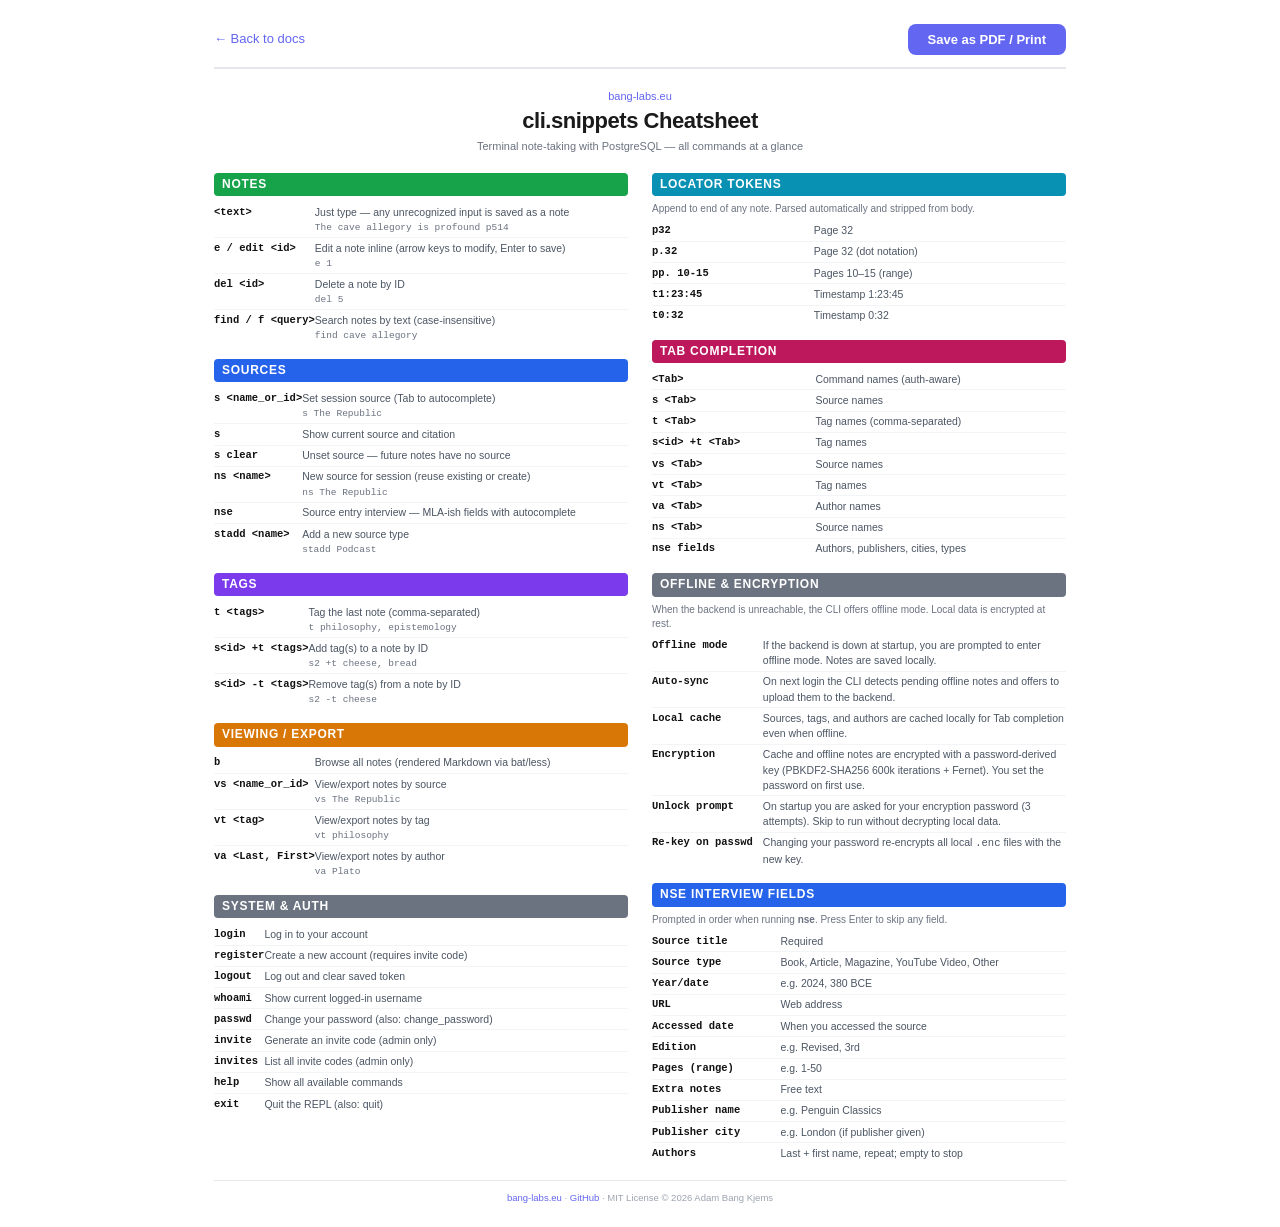
<file: docs/cheatsheet.html>
<!DOCTYPE html>
<html lang="en">
<head>
<meta charset="UTF-8">
<meta name="viewport" content="width=device-width, initial-scale=1.0">
<title>cli.snippets — Command Cheatsheet</title>
<style>
@page {
  size: A4;
  margin: 14mm 16mm;
}
*, *::before, *::after { box-sizing: border-box; margin: 0; padding: 0; }
body {
  font-family: -apple-system, BlinkMacSystemFont, 'Segoe UI', Roboto, sans-serif;
  font-size: 11px;
  line-height: 1.45;
  color: #1a1a1a;
  background: #fff;
  padding: 24px;
  max-width: 900px;
  margin: 0 auto;
}
code, .mono {
  font-family: 'SF Mono', 'Cascadia Code', 'Fira Code', 'JetBrains Mono', 'Consolas', monospace;
}

/* ─── Screen-only chrome ─── */
.screen-only { }
@media print { .screen-only { display: none !important; } }

.topbar {
  display: flex;
  align-items: center;
  justify-content: space-between;
  margin-bottom: 20px;
  padding-bottom: 12px;
  border-bottom: 2px solid #e5e7eb;
}
.topbar-left a {
  font-size: 13px;
  color: #6366f1;
  text-decoration: none;
}
.topbar-left a:hover { text-decoration: underline; }
.print-btn {
  background: #6366f1;
  color: #fff;
  border: none;
  border-radius: 8px;
  padding: 8px 20px;
  font-size: 13px;
  font-weight: 600;
  cursor: pointer;
  transition: background 0.2s;
}
.print-btn:hover { background: #4f46e5; }

/* ─── Header ─── */
.header {
  text-align: center;
  margin-bottom: 18px;
  page-break-after: avoid;
}
.header h1 {
  font-size: 22px;
  font-weight: 800;
  letter-spacing: -0.02em;
  margin-bottom: 2px;
}
.header .org {
  font-size: 11px;
  color: #6366f1;
  font-weight: 500;
}
.header .subtitle {
  font-size: 11px;
  color: #6b7280;
  margin-top: 2px;
}

/* ─── Two-column layout ─── */
.columns {
  column-count: 2;
  column-gap: 24px;
}
@media (max-width: 600px) {
  .columns { column-count: 1; }
}

/* ─── Section blocks ─── */
.section {
  break-inside: avoid;
  margin-bottom: 14px;
}
.section h2 {
  font-size: 12px;
  font-weight: 700;
  text-transform: uppercase;
  letter-spacing: 0.06em;
  color: #fff;
  padding: 3px 8px;
  border-radius: 4px;
  margin-bottom: 6px;
}
.section h2.cat-notes { background: #16a34a; }
.section h2.cat-sources { background: #2563eb; }
.section h2.cat-tags { background: #7c3aed; }
.section h2.cat-viewing { background: #d97706; }
.section h2.cat-system { background: #6b7280; }
.section h2.cat-locators { background: #0891b2; }
.section h2.cat-autocomplete { background: #be185d; }

/* ─── Command rows ─── */
.cmd-table {
  width: 100%;
  border-collapse: collapse;
}
.cmd-table td {
  padding: 2.5px 0;
  vertical-align: top;
  border-bottom: 1px solid #f3f4f6;
}
.cmd-table tr:last-child td { border-bottom: none; }
.cmd-syntax {
  font-family: 'SF Mono', 'Cascadia Code', 'Fira Code', monospace;
  font-size: 10.5px;
  font-weight: 600;
  color: #111;
  white-space: nowrap;
  padding-right: 10px;
  width: 1%;
}
.cmd-desc {
  font-size: 10.5px;
  color: #4b5563;
}
.cmd-example {
  font-family: 'SF Mono', 'Cascadia Code', 'Fira Code', monospace;
  font-size: 9.5px;
  color: #6b7280;
  display: block;
  margin-top: 1px;
}

/* ─── Locator & Autocomplete tables ─── */
.ref-table {
  width: 100%;
  border-collapse: collapse;
}
.ref-table td {
  padding: 2.5px 0;
  vertical-align: top;
  border-bottom: 1px solid #f3f4f6;
  font-size: 10.5px;
}
.ref-table tr:last-child td { border-bottom: none; }
.ref-table .mono {
  font-size: 10.5px;
  font-weight: 600;
  color: #111;
  white-space: nowrap;
  padding-right: 10px;
}
.ref-table .desc { color: #4b5563; }
.section-note { font-size: 10px; color: #6b7280; margin-bottom: 4px; }

/* ─── Footer ─── */
.footer {
  margin-top: 16px;
  padding-top: 10px;
  border-top: 1px solid #e5e7eb;
  text-align: center;
  font-size: 9.5px;
  color: #9ca3af;
}
.footer a { color: #6366f1; text-decoration: none; }
</style>
</head>
<body>

<!-- Screen-only toolbar -->
<div class="topbar screen-only">
  <div class="topbar-left">
    <a href="index.html">&larr; Back to docs</a>
  </div>
  <button class="print-btn" onclick="window.print()">Save as PDF / Print</button>
</div>

<!-- Header -->
<div class="header">
  <div class="org">bang-labs.eu</div>
  <h1>cli.snippets Cheatsheet</h1>
  <div class="subtitle">Terminal note-taking with PostgreSQL &mdash; all commands at a glance</div>
</div>

<!-- Two-column command reference -->
<div class="columns">

  <!-- Notes -->
  <div class="section">
    <h2 class="cat-notes">Notes</h2>
    <table class="cmd-table">
      <tr>
        <td class="cmd-syntax">&lt;text&gt;</td>
        <td class="cmd-desc">Just type &mdash; any unrecognized input is saved as a note<span class="cmd-example">The cave allegory is profound p514</span></td>
      </tr>
      <tr>
        <td class="cmd-syntax">e / edit &lt;id&gt;</td>
        <td class="cmd-desc">Edit a note inline (arrow keys to modify, Enter to save)<span class="cmd-example">e 1</span></td>
      </tr>
      <tr>
        <td class="cmd-syntax">del &lt;id&gt;</td>
        <td class="cmd-desc">Delete a note by ID<span class="cmd-example">del 5</span></td>
      </tr>
      <tr>
        <td class="cmd-syntax">find / f &lt;query&gt;</td>
        <td class="cmd-desc">Search notes by text (case-insensitive)<span class="cmd-example">find cave allegory</span></td>
      </tr>
    </table>
  </div>

  <!-- Sources -->
  <div class="section">
    <h2 class="cat-sources">Sources</h2>
    <table class="cmd-table">
      <tr>
        <td class="cmd-syntax">s &lt;name_or_id&gt;</td>
        <td class="cmd-desc">Set session source (Tab to autocomplete)<span class="cmd-example">s The Republic</span></td>
      </tr>
      <tr>
        <td class="cmd-syntax">s</td>
        <td class="cmd-desc">Show current source and citation</td>
      </tr>
      <tr>
        <td class="cmd-syntax">s clear</td>
        <td class="cmd-desc">Unset source &mdash; future notes have no source</td>
      </tr>
      <tr>
        <td class="cmd-syntax">ns &lt;name&gt;</td>
        <td class="cmd-desc">New source for session (reuse existing or create)<span class="cmd-example">ns The Republic</span></td>
      </tr>
      <tr>
        <td class="cmd-syntax">nse</td>
        <td class="cmd-desc">Source entry interview &mdash; MLA-ish fields with autocomplete</td>
      </tr>
      <tr>
        <td class="cmd-syntax">stadd &lt;name&gt;</td>
        <td class="cmd-desc">Add a new source type<span class="cmd-example">stadd Podcast</span></td>
      </tr>
    </table>
  </div>

  <!-- Tags -->
  <div class="section">
    <h2 class="cat-tags">Tags</h2>
    <table class="cmd-table">
      <tr>
        <td class="cmd-syntax">t &lt;tags&gt;</td>
        <td class="cmd-desc">Tag the last note (comma-separated)<span class="cmd-example">t philosophy, epistemology</span></td>
      </tr>
      <tr>
        <td class="cmd-syntax">s&lt;id&gt; +t &lt;tags&gt;</td>
        <td class="cmd-desc">Add tag(s) to a note by ID<span class="cmd-example">s2 +t cheese, bread</span></td>
      </tr>
      <tr>
        <td class="cmd-syntax">s&lt;id&gt; -t &lt;tags&gt;</td>
        <td class="cmd-desc">Remove tag(s) from a note by ID<span class="cmd-example">s2 -t cheese</span></td>
      </tr>
    </table>
  </div>

  <!-- Viewing / Export -->
  <div class="section">
    <h2 class="cat-viewing">Viewing / Export</h2>
    <table class="cmd-table">
      <tr>
        <td class="cmd-syntax">b</td>
        <td class="cmd-desc">Browse all notes (rendered Markdown via bat/less)</td>
      </tr>
      <tr>
        <td class="cmd-syntax">vs &lt;name_or_id&gt;</td>
        <td class="cmd-desc">View/export notes by source<span class="cmd-example">vs The Republic</span></td>
      </tr>
      <tr>
        <td class="cmd-syntax">vt &lt;tag&gt;</td>
        <td class="cmd-desc">View/export notes by tag<span class="cmd-example">vt philosophy</span></td>
      </tr>
      <tr>
        <td class="cmd-syntax">va &lt;Last, First&gt;</td>
        <td class="cmd-desc">View/export notes by author<span class="cmd-example">va Plato</span></td>
      </tr>
    </table>
  </div>

  <!-- System & Auth -->
  <div class="section">
    <h2 class="cat-system">System &amp; Auth</h2>
    <table class="cmd-table">
      <tr>
        <td class="cmd-syntax">login</td>
        <td class="cmd-desc">Log in to your account</td>
      </tr>
      <tr>
        <td class="cmd-syntax">register</td>
        <td class="cmd-desc">Create a new account (requires invite code)</td>
      </tr>
      <tr>
        <td class="cmd-syntax">logout</td>
        <td class="cmd-desc">Log out and clear saved token</td>
      </tr>
      <tr>
        <td class="cmd-syntax">whoami</td>
        <td class="cmd-desc">Show current logged-in username</td>
      </tr>
      <tr>
        <td class="cmd-syntax">passwd</td>
        <td class="cmd-desc">Change your password (also: change_password)</td>
      </tr>
      <tr>
        <td class="cmd-syntax">invite</td>
        <td class="cmd-desc">Generate an invite code (admin only)</td>
      </tr>
      <tr>
        <td class="cmd-syntax">invites</td>
        <td class="cmd-desc">List all invite codes (admin only)</td>
      </tr>
      <tr>
        <td class="cmd-syntax">help</td>
        <td class="cmd-desc">Show all available commands</td>
      </tr>
      <tr>
        <td class="cmd-syntax">exit</td>
        <td class="cmd-desc">Quit the REPL (also: quit)</td>
      </tr>
    </table>
  </div>

  <!-- Locator Tokens -->
  <div class="section">
    <h2 class="cat-locators">Locator Tokens</h2>
    <p class="section-note">Append to end of any note. Parsed automatically and stripped from body.</p>
    <table class="ref-table">
      <tr>
        <td class="mono">p32</td>
        <td class="desc">Page 32</td>
      </tr>
      <tr>
        <td class="mono">p.32</td>
        <td class="desc">Page 32 (dot notation)</td>
      </tr>
      <tr>
        <td class="mono">pp. 10-15</td>
        <td class="desc">Pages 10&ndash;15 (range)</td>
      </tr>
      <tr>
        <td class="mono">t1:23:45</td>
        <td class="desc">Timestamp 1:23:45</td>
      </tr>
      <tr>
        <td class="mono">t0:32</td>
        <td class="desc">Timestamp 0:32</td>
      </tr>
    </table>
  </div>

  <!-- Tab Completion -->
  <div class="section">
    <h2 class="cat-autocomplete">Tab Completion</h2>
    <table class="ref-table">
      <tr>
        <td class="mono">&lt;Tab&gt;</td>
        <td class="desc">Command names (auth-aware)</td>
      </tr>
      <tr>
        <td class="mono">s &lt;Tab&gt;</td>
        <td class="desc">Source names</td>
      </tr>
      <tr>
        <td class="mono">t &lt;Tab&gt;</td>
        <td class="desc">Tag names (comma-separated)</td>
      </tr>
      <tr>
        <td class="mono">s&lt;id&gt; +t &lt;Tab&gt;</td>
        <td class="desc">Tag names</td>
      </tr>
      <tr>
        <td class="mono">vs &lt;Tab&gt;</td>
        <td class="desc">Source names</td>
      </tr>
      <tr>
        <td class="mono">vt &lt;Tab&gt;</td>
        <td class="desc">Tag names</td>
      </tr>
      <tr>
        <td class="mono">va &lt;Tab&gt;</td>
        <td class="desc">Author names</td>
      </tr>
      <tr>
        <td class="mono">ns &lt;Tab&gt;</td>
        <td class="desc">Source names</td>
      </tr>
      <tr>
        <td class="mono">nse fields</td>
        <td class="desc">Authors, publishers, cities, types</td>
      </tr>
    </table>
  </div>

  <!-- Offline & Encryption -->
  <div class="section">
    <h2 class="cat-system">Offline &amp; Encryption</h2>
    <p class="section-note">When the backend is unreachable, the CLI offers offline mode. Local data is encrypted at rest.</p>
    <table class="ref-table">
      <tr>
        <td class="mono">Offline mode</td>
        <td class="desc">If the backend is down at startup, you are prompted to enter offline mode. Notes are saved locally.</td>
      </tr>
      <tr>
        <td class="mono">Auto-sync</td>
        <td class="desc">On next login the CLI detects pending offline notes and offers to upload them to the backend.</td>
      </tr>
      <tr>
        <td class="mono">Local cache</td>
        <td class="desc">Sources, tags, and authors are cached locally for Tab completion even when offline.</td>
      </tr>
      <tr>
        <td class="mono">Encryption</td>
        <td class="desc">Cache and offline notes are encrypted with a password-derived key (PBKDF2-SHA256 600k iterations + Fernet). You set the password on first use.</td>
      </tr>
      <tr>
        <td class="mono">Unlock prompt</td>
        <td class="desc">On startup you are asked for your encryption password (3 attempts). Skip to run without decrypting local data.</td>
      </tr>
      <tr>
        <td class="mono">Re-key on passwd</td>
        <td class="desc">Changing your password re-encrypts all local <code>.enc</code> files with the new key.</td>
      </tr>
    </table>
  </div>

  <!-- NSE Interview Fields -->
  <div class="section">
    <h2 class="cat-sources">NSE Interview Fields</h2>
    <p class="section-note">Prompted in order when running <strong>nse</strong>. Press Enter to skip any field.</p>
    <table class="ref-table">
      <tr><td class="mono">Source title</td><td class="desc">Required</td></tr>
      <tr><td class="mono">Source type</td><td class="desc">Book, Article, Magazine, YouTube Video, Other</td></tr>
      <tr><td class="mono">Year/date</td><td class="desc">e.g. 2024, 380 BCE</td></tr>
      <tr><td class="mono">URL</td><td class="desc">Web address</td></tr>
      <tr><td class="mono">Accessed date</td><td class="desc">When you accessed the source</td></tr>
      <tr><td class="mono">Edition</td><td class="desc">e.g. Revised, 3rd</td></tr>
      <tr><td class="mono">Pages (range)</td><td class="desc">e.g. 1-50</td></tr>
      <tr><td class="mono">Extra notes</td><td class="desc">Free text</td></tr>
      <tr><td class="mono">Publisher name</td><td class="desc">e.g. Penguin Classics</td></tr>
      <tr><td class="mono">Publisher city</td><td class="desc">e.g. London (if publisher given)</td></tr>
      <tr><td class="mono">Authors</td><td class="desc">Last + first name, repeat; empty to stop</td></tr>
    </table>
  </div>

</div>

<!-- Footer -->
<div class="footer">
  <a href="https://bang-labs.eu">bang-labs.eu</a> &middot;
  <a href="https://github.com/banglabs-eu/cli.snippets">GitHub</a> &middot;
  MIT License &copy; 2026 Adam Bang Kjems
</div>

</body>
</html>
</file>
<file: docs/shared.css>
/* ─── shared.css — common variables, reset, fonts ─── */

@import url('https://fonts.googleapis.com/css2?family=Inter:wght@400;500;600;700&family=Playfair+Display:wght@700&family=JetBrains+Mono:wght@400;500&display=swap');

/* ─── Variables ─── */
:root {
  --bg: #0a0e17;
  --bg-raised: #0f1520;
  --bg-card: #141c2b;
  --bg-card-hover: #1a2438;
  --border: #1e293b;
  --border-light: #2a3a50;
  --text: #eaf0f6;
  --text-dim: #7a8ba0;
  --text-faint: #4a5568;
  --accent: #6366f1;
  --accent-light: #818cf8;
  --accent-glow: rgba(99, 102, 241, 0.15);
  --green: #22ee88;
  --green-dim: #1a9960;
  --green-glow: rgba(34, 238, 136, 0.10);
  --amber: #f59e0b;
  --blue: #5588ee;
  --purple: #9977ee;
  --rose: #ee4466;
  --cyan: #44ccbb;
  --nav-bg: rgba(11, 11, 17, 0.88);
  --font-display: 'Playfair Display', Georgia, 'Times New Roman', serif;
  --font-body: 'Inter', -apple-system, BlinkMacSystemFont, 'Segoe UI', sans-serif;
  --font-mono: 'JetBrains Mono', 'Fira Code', 'Cascadia Code', monospace;
  --radius-sm: 4px;
  --radius-md: 8px;
  --radius-lg: 10px;
  --transition: 0.2s;
}

/* ─── Reset ─── */
*, *::before, *::after { box-sizing: border-box; margin: 0; padding: 0; }
html { scroll-behavior: smooth; scroll-padding-top: 70px; }
body {
  font-family: var(--font-body);
  background: var(--bg);
  color: var(--text);
  line-height: 1.6;
  overflow-x: hidden;
}

/* ─── Scrollbar ─── */
::-webkit-scrollbar { width: 6px; }
::-webkit-scrollbar-track { background: var(--bg); }
::-webkit-scrollbar-thumb { background: var(--border); border-radius: 3px; }

/* ─── Utilities ─── */
.mono { font-family: var(--font-mono); }

/* ─── Light mode ─── */
[data-theme="light"],
:root:not([data-theme="dark"]):is(.prefers-light) {
  --bg: #f8fafc;
  --bg-raised: #f1f5f9;
  --bg-card: #ffffff;
  --bg-card-hover: #f1f5f9;
  --border: #e2e8f0;
  --border-light: #cbd5e1;
  --text: #1e293b;
  --text-dim: #64748b;
  --text-faint: #94a3b8;
  --accent-light: #4f46e5;
  --accent-glow: rgba(99, 102, 241, 0.1);
  --green: #16a34a;
  --green-dim: #15803d;
  --green-glow: rgba(22, 163, 74, 0.12);
  --amber: #d97706;
  --blue: #3b82f6;
  --purple: #7c3aed;
  --rose: #e11d48;
  --cyan: #0d9488;
  --nav-bg: rgba(248, 250, 252, 0.88);
}
</file>
<file: docs/index.css>
/* ─── index.css — styles for index.html ─── */

/* ─── Background glows ─── */
.bg-glow {
  position: fixed;
  border-radius: 50%;
  filter: blur(140px);
  pointer-events: none;
  z-index: -1;
}
.bg-glow-1 {
  width: 600px; height: 600px;
  background: var(--accent);
  opacity: 0.045;
  top: -200px; right: -100px;
  animation: drift1 25s ease-in-out infinite;
}
.bg-glow-2 {
  width: 500px; height: 500px;
  background: var(--blue);
  opacity: 0.04;
  bottom: 20%; left: -150px;
  animation: drift2 30s ease-in-out infinite;
}
.bg-glow-3 {
  width: 400px; height: 400px;
  background: var(--accent-light);
  opacity: 0.03;
  top: 55%; right: 5%;
  animation: drift3 20s ease-in-out infinite;
}
@keyframes drift1 { 0%, 100% { transform: translate(0, 0); } 50% { transform: translate(30px, 20px); } }
@keyframes drift2 { 0%, 100% { transform: translate(0, 0); } 50% { transform: translate(20px, -30px); } }
@keyframes drift3 { 0%, 100% { transform: translate(0, 0); } 50% { transform: translate(-25px, 15px); } }

/* ─── Navigation ─── */
.nav {
  position: fixed;
  top: 0;
  left: 0;
  right: 0;
  z-index: 1000;
  padding: 16px 0;
  transition: background 0.3s, backdrop-filter 0.3s, padding 0.3s;
}
.nav.scrolled {
  background: var(--nav-scrolled-bg);
  backdrop-filter: blur(12px);
  -webkit-backdrop-filter: blur(12px);
  border-bottom: 1px solid var(--border);
  padding: 10px 0;
}
.nav-inner {
  max-width: 1080px;
  margin: 0 auto;
  padding: 0 28px;
  display: flex;
  align-items: center;
  justify-content: space-between;
  gap: 32px;
}
.nav-logo {
  display: flex;
  align-items: center;
  gap: 10px;
  text-decoration: none;
  color: var(--text);
}
.logo-mark {
  display: flex;
  align-items: center;
  justify-content: center;
  min-width: 34px;
  height: 34px;
  padding: 0 6px;
  background: var(--accent);
  color: #fff;
  font-family: var(--font-mono);
  font-weight: 700;
  font-size: 16px;
  border-radius: 8px;
  letter-spacing: -1px;
}
.logo-text {
  font-family: var(--font-display);
  font-size: 20px;
  font-weight: 700;
}
.nav-links {
  display: flex;
  gap: 28px;
}
.nav-links a {
  color: var(--text-dim);
  text-decoration: none;
  font-size: 14px;
  font-weight: 500;
  transition: color 0.2s;
}
.nav-links a:hover, .nav-links a.active {
  color: var(--text);
}
.nav-actions {
  display: flex;
  align-items: center;
  gap: 12px;
}

/* Theme Toggle */
.theme-toggle {
  display: flex;
  align-items: center;
  justify-content: center;
  width: 34px;
  height: 34px;
  background: transparent;
  border: 1px solid var(--border);
  border-radius: 8px;
  cursor: pointer;
  color: var(--text-dim);
  transition: border-color 0.2s, color 0.2s;
}
.theme-toggle:hover {
  border-color: var(--text-faint);
  color: var(--text);
}
.theme-toggle .icon-moon,
.theme-toggle .icon-sun { display: none; }
.theme-toggle .icon-auto { display: block; }
[data-theme="dark"] .theme-toggle .icon-auto,
[data-theme="dark"] .theme-toggle .icon-sun { display: none; }
[data-theme="dark"] .theme-toggle .icon-moon { display: block; }
[data-theme="light"] .theme-toggle .icon-auto,
[data-theme="light"] .theme-toggle .icon-moon { display: none; }
[data-theme="light"] .theme-toggle .icon-sun { display: block; }

/* Language Switcher */
.lang-switcher { position: relative; }
.lang-btn {
  display: flex;
  align-items: center;
  gap: 6px;
  background: transparent;
  border: 1px solid var(--border);
  color: var(--text-dim);
  padding: 6px 12px;
  border-radius: 8px;
  cursor: pointer;
  font-size: 13px;
  font-family: var(--font-body);
  font-weight: 500;
  transition: border-color 0.2s, color 0.2s;
}
.lang-btn:hover { border-color: var(--text-faint); color: var(--text); }
.lang-btn .chevron { transition: transform 0.2s; }
.lang-switcher.open .chevron { transform: rotate(180deg); }
.lang-dropdown {
  position: absolute;
  top: calc(100% + 8px);
  right: 0;
  background: var(--bg-card);
  border: 1px solid var(--border);
  border-radius: var(--radius-lg);
  padding: 8px;
  min-width: 180px;
  max-height: 360px;
  overflow-y: auto;
  opacity: 0;
  visibility: hidden;
  transform: translateY(-8px);
  transition: opacity 0.2s, visibility 0.2s, transform 0.2s;
  box-shadow: 0 12px 32px var(--shadow-dropdown);
  display: grid;
  grid-template-columns: 1fr 1fr;
  gap: 2px;
}
.lang-switcher.open .lang-dropdown {
  opacity: 1;
  visibility: visible;
  transform: translateY(0);
}
.lang-option {
  padding: 6px 10px;
  border-radius: 6px;
  cursor: pointer;
  font-size: 12px;
  color: var(--text-dim);
  transition: background 0.15s, color 0.15s;
  white-space: nowrap;
}
.lang-option:hover { background: var(--bg-card-hover); color: var(--text); }
.lang-option.active { color: var(--accent); font-weight: 600; }

/* Hamburger */
.hamburger {
  display: none;
  flex-direction: column;
  gap: 5px;
  background: none;
  border: none;
  cursor: pointer;
  padding: 4px;
}
.hamburger span {
  display: block;
  width: 22px;
  height: 2px;
  background: var(--text-dim);
  border-radius: 1px;
  transition: transform 0.3s, opacity 0.3s;
}
.hamburger.active span:nth-child(1) { transform: translateY(7px) rotate(45deg); }
.hamburger.active span:nth-child(2) { opacity: 0; }
.hamburger.active span:nth-child(3) { transform: translateY(-7px) rotate(-45deg); }

@media (max-width: 768px) {
  .nav-links {
    display: none;
    position: fixed;
    top: 0;
    left: 0;
    right: 0;
    bottom: 0;
    background: var(--nav-mobile-bg);
    backdrop-filter: blur(12px);
    -webkit-backdrop-filter: blur(12px);
    flex-direction: column;
    align-items: center;
    justify-content: center;
    gap: 32px;
    z-index: 90;
  }
  .nav-links.open { display: flex; }
  .nav-links a { font-size: 22px; color: var(--text); }
  .hamburger { display: flex; }
  .lang-dropdown {
    grid-template-columns: 1fr;
    min-width: 160px;
  }
}

/* ─── Sections ─── */
section {
  max-width: 1080px;
  margin: 0 auto;
  padding: 100px 28px;
}
.section-label {
  font-family: var(--font-mono);
  font-size: 11px;
  letter-spacing: 0.12em;
  text-transform: uppercase;
  color: var(--accent);
  display: block;
  margin-bottom: 12px;
}
.section-title {
  font-family: var(--font-display);
  font-size: clamp(28px, 4vw, 44px);
  font-weight: 600;
  color: var(--text);
  line-height: 1.15;
  margin-bottom: 8px;
}
.section-subtitle {
  color: var(--text-dim);
  font-size: 15px;
  margin-bottom: 48px;
  max-width: 520px;
}

/* ─── Scroll reveal ─── */
.fade-in {
  opacity: 0;
  transform: translateY(20px);
  transition: opacity 0.65s cubic-bezier(0.16, 1, 0.3, 1), transform 0.65s cubic-bezier(0.16, 1, 0.3, 1);
}
.fade-in.visible {
  opacity: 1;
  transform: translateY(0);
}

/* ─── Hero ─── */
#hero {
  padding-top: 130px;
  padding-bottom: 80px;
  text-align: center;
  position: relative;
}
#hero::before {
  content: '\201C';
  position: absolute;
  font-family: var(--font-display);
  font-size: min(40vw, 420px);
  color: var(--border);
  opacity: 0.35;
  top: 40px;
  left: 50%;
  transform: translateX(-50%);
  line-height: 1;
  pointer-events: none;
  user-select: none;
}
.hero-org-badge {
  display: inline-flex;
  align-items: center;
  gap: 8px;
  margin-bottom: 24px;
  padding: 5px 16px;
  border-radius: 20px;
  background: var(--accent-glow);
  border: 1px solid rgba(99, 102, 241, 0.25);
  text-decoration: none;
  transition: background var(--transition), border-color var(--transition);
}
.hero-org-badge:hover {
  background: rgba(99, 102, 241, 0.2);
  border-color: rgba(99, 102, 241, 0.4);
}
.hero-org-badge .org-name {
  font-size: 13px;
  font-weight: 600;
  background: linear-gradient(135deg, #c7d2fe, #6366f1, #4f46e5);
  -webkit-background-clip: text;
  -webkit-text-fill-color: transparent;
  background-clip: text;
}
.hero-org-badge .org-sep { color: rgba(99, 102, 241, 0.35); font-size: 13px; }
.hero-org-badge .org-project { font-size: 12px; color: var(--text-dim); }
.hero-title {
  font-family: var(--font-display);
  font-size: clamp(42px, 7.5vw, 80px);
  font-weight: 600;
  line-height: 1.05;
  margin-bottom: 20px;
  color: var(--text);
  position: relative;
  z-index: 1;
}
.hero-title em {
  font-style: italic;
  color: var(--green);
  -webkit-text-fill-color: var(--green);
}
.hero-subtitle {
  font-family: var(--font-body);
  font-size: clamp(15px, 2vw, 18px);
  color: var(--text-dim);
  max-width: 540px;
  margin: 0 auto 56px;
  line-height: 1.65;
  position: relative;
  z-index: 1;
}

/* ─── Terminal ─── */
.terminal {
  max-width: 760px;
  margin: 0 auto;
  background: #0e0e16;
  border-radius: 14px;
  border: 1px solid var(--border);
  overflow: hidden;
  text-align: left;
  position: relative;
  box-shadow:
    0 0 0 1px rgba(34, 238, 136, 0.06),
    0 0 50px rgba(34, 238, 136, 0.04),
    0 0 120px rgba(34, 238, 136, 0.02),
    0 24px 64px rgba(0, 0, 0, 0.5);
}
.terminal::after {
  content: '';
  position: absolute;
  inset: 0;
  background: repeating-linear-gradient(
    0deg,
    transparent 0px,
    transparent 3px,
    rgba(0, 0, 0, 0.012) 3px,
    rgba(0, 0, 0, 0.012) 6px
  );
  pointer-events: none;
  border-radius: inherit;
  z-index: 2;
}
.terminal-titlebar {
  background: var(--bg-card);
  padding: 11px 16px;
  display: flex;
  align-items: center;
  gap: 8px;
  border-bottom: 1px solid var(--border);
  position: relative;
  z-index: 1;
}
.terminal-dot { width: 11px; height: 11px; border-radius: 50%; }
.terminal-dot.red { background: #ff5f56; }
.terminal-dot.yellow { background: #ffbd2e; }
.terminal-dot.green { background: #27c93f; }
.terminal-titlebar-text {
  flex: 1;
  text-align: center;
  font-family: var(--font-mono);
  font-size: 11px;
  color: var(--text-faint);
  letter-spacing: 0.03em;
}
.terminal-body {
  padding: 16px;
  min-height: 380px;
  max-height: 480px;
  overflow-y: auto;
  font-family: var(--font-mono);
  font-size: 13px;
  line-height: 1.55;
  position: relative;
  z-index: 1;
}
.terminal-body::-webkit-scrollbar { width: 5px; }
.terminal-body::-webkit-scrollbar-thumb { background: var(--border); border-radius: 3px; }
.terminal-line { white-space: pre-wrap; word-break: break-word; }
.terminal-line.output { color: var(--text-dim); }
.terminal-line.success { color: var(--green); }
.terminal-line.info { color: var(--cyan); }
.terminal-line.error { color: var(--rose); }
.terminal-line.accent { color: var(--amber); }
.terminal-line.dim { color: #3d3d50; }
.terminal-input-line { display: flex; align-items: center; }
.terminal-prompt {
  color: var(--green);
  white-space: nowrap;
  margin-right: 4px;
  text-shadow: 0 0 12px rgba(34, 238, 136, 0.3);
}
.terminal-input {
  flex: 1;
  background: none;
  border: none;
  color: var(--text);
  font-family: var(--font-mono);
  font-size: 13px;
  outline: none;
  caret-color: var(--green);
}
.terminal-cursor {
  display: inline-block;
  width: 8px;
  height: 15px;
  background: var(--green);
  animation: blink 1s step-end infinite;
  vertical-align: text-bottom;
  box-shadow: 0 0 8px rgba(34, 238, 136, 0.4);
}
@keyframes blink { 50% { opacity: 0; } }
.terminal-click-hint {
  text-align: center;
  padding: 8px;
  font-size: 11px;
  color: var(--text-faint);
  border-top: 1px solid var(--border);
  font-family: var(--font-mono);
  letter-spacing: 0.04em;
  position: relative;
  z-index: 1;
}

/* ─── Card base ─── */
.card {
  background: var(--bg-card);
  border: 1px solid var(--border);
  border-radius: var(--radius-lg);
  transition: border-color var(--transition), box-shadow var(--transition);
}
.card:hover {
  border-color: var(--border-light);
  box-shadow: 0 4px 16px rgba(0, 0, 0, 0.15);
}

/* ─── Badge base ─── */
.badge {
  font-family: var(--font-mono);
  font-size: 10px;
  padding: 2px 8px;
  border-radius: var(--radius-sm);
  font-weight: 700;
  letter-spacing: 0.03em;
}
.badge-notes { background: rgba(245, 158, 11, 0.15); color: #f59e0b; }
.badge-sources { background: rgba(85, 136, 238, 0.1); color: var(--blue); }
.badge-tags { background: rgba(153, 119, 238, 0.1); color: var(--purple); }
.badge-viewing { background: rgba(238, 166, 34, 0.1); color: var(--amber); }
.badge-system { background: rgba(144, 138, 130, 0.1); color: var(--text-dim); }

/* ─── Features ─── */
.features-grid {
  display: grid;
  grid-template-columns: repeat(3, 1fr);
  gap: 18px;
}
@media (max-width: 768px) { .features-grid { grid-template-columns: repeat(2, 1fr); } }
@media (max-width: 480px) { .features-grid { grid-template-columns: 1fr; } }
.feature-card {
  border-left: 3px solid var(--accent);
  border-radius: 2px var(--radius-lg) var(--radius-lg) 2px;
  padding: 22px;
  transition: transform 0.25s cubic-bezier(0.16, 1, 0.3, 1), border-color 0.25s, box-shadow 0.25s;
}
.feature-card:nth-child(3n+2) { border-left-color: var(--accent-light); }
.feature-card:nth-child(3n) { border-left-color: var(--blue); }
.feature-card:hover {
  transform: translateY(-3px);
  box-shadow: 0 8px 28px rgba(0, 0, 0, 0.25);
}
.feature-icon {
  font-size: 24px;
  margin-bottom: 10px;
  display: block;
  filter: grayscale(0.1);
}
.feature-card h3 {
  font-family: var(--font-display);
  font-size: 18px;
  font-weight: 600;
  margin-bottom: 6px;
  color: var(--text);
}
.feature-card p {
  font-size: 13px;
  color: var(--text-dim);
  line-height: 1.55;
}
.feature-card code {
  font-family: var(--font-mono);
  font-size: 12px;
  color: var(--accent);
  background: var(--accent-glow);
  padding: 1px 5px;
  border-radius: 3px;
}

/* ─── Commands ─── */
.commands-toolbar {
  display: flex;
  gap: 10px;
  margin-bottom: 24px;
  flex-wrap: wrap;
  align-items: center;
}
.commands-search {
  flex: 1;
  min-width: 180px;
  background: var(--bg-card);
  border: 1px solid var(--border);
  border-radius: var(--radius-md);
  padding: 9px 14px;
  color: var(--text);
  font-family: var(--font-body);
  font-size: 13px;
  outline: none;
  transition: border-color var(--transition), box-shadow var(--transition);
}
.commands-search:focus {
  border-color: var(--accent);
  box-shadow: 0 0 0 3px var(--accent-glow);
}
.commands-search::placeholder { color: var(--text-faint); }
.filter-btn {
  background: var(--bg-card);
  border: 1px solid var(--border);
  border-radius: var(--radius-md);
  padding: 7px 14px;
  color: var(--text-faint);
  font-family: var(--font-mono);
  font-size: 11px;
  letter-spacing: 0.04em;
  cursor: pointer;
  transition: all var(--transition);
}
.filter-btn:hover { border-color: var(--text-faint); color: var(--text-dim); }
.filter-btn.active {
  background: rgba(99, 102, 241, 0.2);
  border-color: var(--accent);
  color: var(--accent-light);
}
.commands-grid {
  display: grid;
  grid-template-columns: repeat(2, 1fr);
  gap: 14px;
}
@media (max-width: 768px) { .commands-grid { grid-template-columns: 1fr; } }
.command-card {
  padding: 16px;
}
.command-card.hidden { display: none; }
.command-syntax {
  font-family: var(--font-mono);
  font-size: 13px;
  color: var(--accent);
  margin-bottom: 4px;
}
.command-desc {
  font-size: 13px;
  color: var(--text-dim);
  margin-bottom: 10px;
  line-height: 1.45;
}
.command-meta {
  display: flex;
  align-items: center;
  justify-content: space-between;
  gap: 8px;
}
.command-try {
  font-family: var(--font-mono);
  font-size: 11px;
  color: var(--cyan);
  cursor: pointer;
  text-decoration: none;
  opacity: 0.6;
  transition: opacity var(--transition);
}
.command-try:hover { opacity: 1; text-decoration: underline; }

/* ─── Schema ─── */
.schema-container {
  position: relative;
  padding: 20px 0;
}
.schema-grid {
  display: grid;
  grid-template-columns: repeat(auto-fit, minmax(210px, 1fr));
  gap: 18px;
  position: relative;
  z-index: 1;
}
.table-card {
  overflow: hidden;
}
.table-card:hover {
  box-shadow: 0 4px 20px rgba(0, 0, 0, 0.2);
}
.table-card-header {
  background: var(--bg-raised);
  padding: 10px 14px;
  font-family: var(--font-mono);
  font-weight: 700;
  font-size: 13px;
  border-bottom: 1px solid var(--border);
  display: flex;
  align-items: center;
  gap: 8px;
}
.table-card-header .table-icon { color: var(--blue); }
.table-card-fields { padding: 6px 0; }
.table-field {
  padding: 3px 14px;
  font-size: 12px;
  display: flex;
  align-items: center;
  gap: 6px;
}
.table-field code {
  font-family: var(--font-mono);
  font-size: 11px;
  color: var(--text);
}
.field-badge {
  font-family: var(--font-mono);
  font-size: 9px;
  padding: 1px 5px;
  border-radius: 3px;
  font-weight: 700;
  letter-spacing: 0.03em;
}
.field-pk { background: rgba(238, 166, 34, 0.15); color: var(--amber); }
.field-fk { background: rgba(85, 136, 238, 0.15); color: var(--blue); }
.field-type {
  color: var(--text-faint);
  font-family: var(--font-mono);
  font-size: 10px;
  margin-left: auto;
}
.schema-svg {
  position: absolute;
  top: 0; left: 0;
  width: 100%; height: 100%;
  z-index: 0;
  pointer-events: none;
}
.schema-svg line {
  stroke: var(--border-light);
  stroke-width: 1.5;
  stroke-dasharray: 5, 4;
  opacity: 0.7;
}

/* ─── Architecture ─── */
.arch-flow {
  display: flex;
  flex-direction: column;
  gap: 20px;
}
.arch-row {
  display: flex;
  justify-content: center;
  gap: 14px;
  flex-wrap: wrap;
}
.arch-card {
  padding: 14px 20px;
  min-width: 150px;
  text-align: center;
  transition: transform var(--transition), border-color var(--transition), box-shadow var(--transition);
}
.arch-card:hover {
  transform: translateY(-2px);
  box-shadow: 0 6px 20px rgba(0, 0, 0, 0.2);
}
.arch-card .filename {
  font-family: var(--font-mono);
  font-size: 13px;
  color: var(--accent);
  margin-bottom: 3px;
}
.arch-card .filedesc {
  font-size: 12px;
  color: var(--text-dim);
}
.arch-card .lines {
  font-family: var(--font-mono);
  font-size: 10px;
  color: var(--text-faint);
  margin-top: 4px;
}
.arch-arrow {
  text-align: center;
  color: var(--text-faint);
  font-size: 20px;
  line-height: 1;
  letter-spacing: 4px;
}
.arch-card.entry { border-color: rgba(99, 102, 241, 0.35); }
.arch-card.core { border-color: rgba(85, 136, 238, 0.35); }
.arch-card.data { border-color: rgba(238, 166, 34, 0.35); }
.arch-card.external {
  border-style: dashed;
  border-color: var(--text-faint);
  background: transparent;
}

/* ─── Setup ─── */
.setup-steps {
  display: flex;
  flex-direction: column;
  gap: 36px;
}
.setup-step {
  display: flex;
  gap: 20px;
  align-items: flex-start;
}
.step-number {
  width: 36px; height: 36px;
  min-width: 36px;
  background: var(--accent);
  border-radius: 50%;
  display: flex;
  align-items: center;
  justify-content: center;
  font-family: var(--font-mono);
  font-weight: 700;
  font-size: 14px;
  color: #fff;
  box-shadow: 0 0 16px var(--accent-glow);
}
.step-content { flex: 1; }
.step-content h3 {
  font-family: var(--font-display);
  font-size: 20px;
  font-weight: 600;
  margin-bottom: 6px;
}
.step-content p {
  color: var(--text-dim);
  font-size: 14px;
  margin-bottom: 14px;
}
.setup-note {
  margin-top: 8px;
  color: var(--text-dim);
  font-size: 0.85em;
}
.platform-toggle {
  display: flex;
  gap: 6px;
  margin-bottom: 14px;
}
.platform-btn {
  display: flex;
  align-items: center;
  gap: 6px;
  background: var(--bg-card);
  border: 1px solid var(--border);
  border-radius: var(--radius-md);
  padding: 6px 14px;
  color: var(--text-faint);
  font-family: var(--font-mono);
  font-size: 12px;
  cursor: pointer;
  transition: all var(--transition);
}
.platform-btn:hover { border-color: var(--text-faint); color: var(--text-dim); }
.platform-btn.active {
  background: var(--accent-glow);
  border-color: var(--accent);
  color: var(--accent-light);
}
.platform-btn svg { width: 14px; height: 14px; }
.platform-panel { display: none; }
.platform-panel.active { display: block; }
.code-block {
  position: relative;
  background: var(--bg-card);
  border: 1px solid var(--border);
  border-radius: var(--radius-md);
  overflow: hidden;
}
.code-block pre {
  padding: 14px 16px;
  font-family: var(--font-mono);
  font-size: 12px;
  overflow-x: auto;
  line-height: 1.65;
  color: var(--text-dim);
}
.code-block .copy-btn {
  position: absolute;
  top: 8px; right: 8px;
  background: var(--bg-raised);
  border: 1px solid var(--border);
  border-radius: 6px;
  color: var(--text-faint);
  font-family: var(--font-mono);
  font-size: 10px;
  padding: 3px 10px;
  cursor: pointer;
  transition: all var(--transition);
  letter-spacing: 0.03em;
}
.code-block .copy-btn:hover {
  color: var(--text);
  border-color: var(--text-faint);
}

/* ─── Footer ─── */
footer {
  border-top: 1px solid var(--border);
  padding: 48px 28px;
  text-align: center;
  color: var(--text-faint);
  font-size: 13px;
}
footer a {
  color: var(--accent);
  text-decoration: none;
  transition: color var(--transition);
}
footer a:hover { color: var(--accent-light); text-decoration: underline; }
.footer-brand {
  font-size: 15px;
  font-weight: 600;
  margin-bottom: 4px;
  background: linear-gradient(135deg, #c7d2fe, #6366f1, #4f46e5);
  -webkit-background-clip: text;
  -webkit-text-fill-color: transparent;
  background-clip: text;
  display: inline-block;
}
.footer-links {
  display: flex;
  justify-content: center;
  gap: 20px;
  margin-top: 14px;
}
.footer-copyright {
  margin-top: 14px;
}

/* ─── Stagger children ─── */
.stagger > .fade-in:nth-child(2) { transition-delay: 60ms; }
.stagger > .fade-in:nth-child(3) { transition-delay: 120ms; }
.stagger > .fade-in:nth-child(4) { transition-delay: 180ms; }
.stagger > .fade-in:nth-child(5) { transition-delay: 240ms; }
.stagger > .fade-in:nth-child(6) { transition-delay: 300ms; }
.stagger > .fade-in:nth-child(7) { transition-delay: 360ms; }
.stagger > .fade-in:nth-child(8) { transition-delay: 420ms; }
.stagger > .fade-in:nth-child(9) { transition-delay: 480ms; }

/* ─── Light mode component overrides ─── */
:is([data-theme="light"], :root:not([data-theme="dark"]).prefers-light) .terminal {
  --bg: #0a0e17;
  --bg-raised: #0f1520;
  --bg-card: #141c2b;
  --bg-card-hover: #1a2438;
  --border: #1e293b;
  --border-light: #2a3a50;
  --text: #eaf0f6;
  --text-dim: #7a8ba0;
  --text-faint: #4a5568;
  --accent-light: #818cf8;
  --accent-glow: rgba(99, 102, 241, 0.15);
  --green: #22ee88;
  --green-dim: #1a9960;
  --green-glow: rgba(34, 238, 136, 0.10);
  --amber: #f59e0b;
  --blue: #5588ee;
  --purple: #9977ee;
  --rose: #ee4466;
  --cyan: #44ccbb;
}

:is([data-theme="light"], :root:not([data-theme="dark"]).prefers-light) .bg-glow {
  opacity: 0.025;
}

:is([data-theme="light"], :root:not([data-theme="dark"]).prefers-light) #hero::before {
  opacity: 0.18;
}

:is([data-theme="light"], :root:not([data-theme="dark"]).prefers-light) .hero-org-badge .org-name,
:is([data-theme="light"], :root:not([data-theme="dark"]).prefers-light) .footer-brand {
  background: linear-gradient(135deg, #4f46e5, #6366f1, #c7d2fe);
  -webkit-background-clip: text;
  background-clip: text;
}

:is([data-theme="light"], :root:not([data-theme="dark"]).prefers-light) .badge-notes {
  background: rgba(217, 119, 6, 0.12);
  color: #b45309;
}
:is([data-theme="light"], :root:not([data-theme="dark"]).prefers-light) .badge-sources {
  background: rgba(59, 130, 246, 0.1);
  color: #2563eb;
}
:is([data-theme="light"], :root:not([data-theme="dark"]).prefers-light) .badge-tags {
  background: rgba(124, 58, 237, 0.1);
  color: #6d28d9;
}
:is([data-theme="light"], :root:not([data-theme="dark"]).prefers-light) .badge-viewing {
  background: rgba(217, 119, 6, 0.1);
  color: #b45309;
}
:is([data-theme="light"], :root:not([data-theme="dark"]).prefers-light) .badge-system {
  background: rgba(100, 116, 139, 0.1);
  color: #475569;
}
</file>
